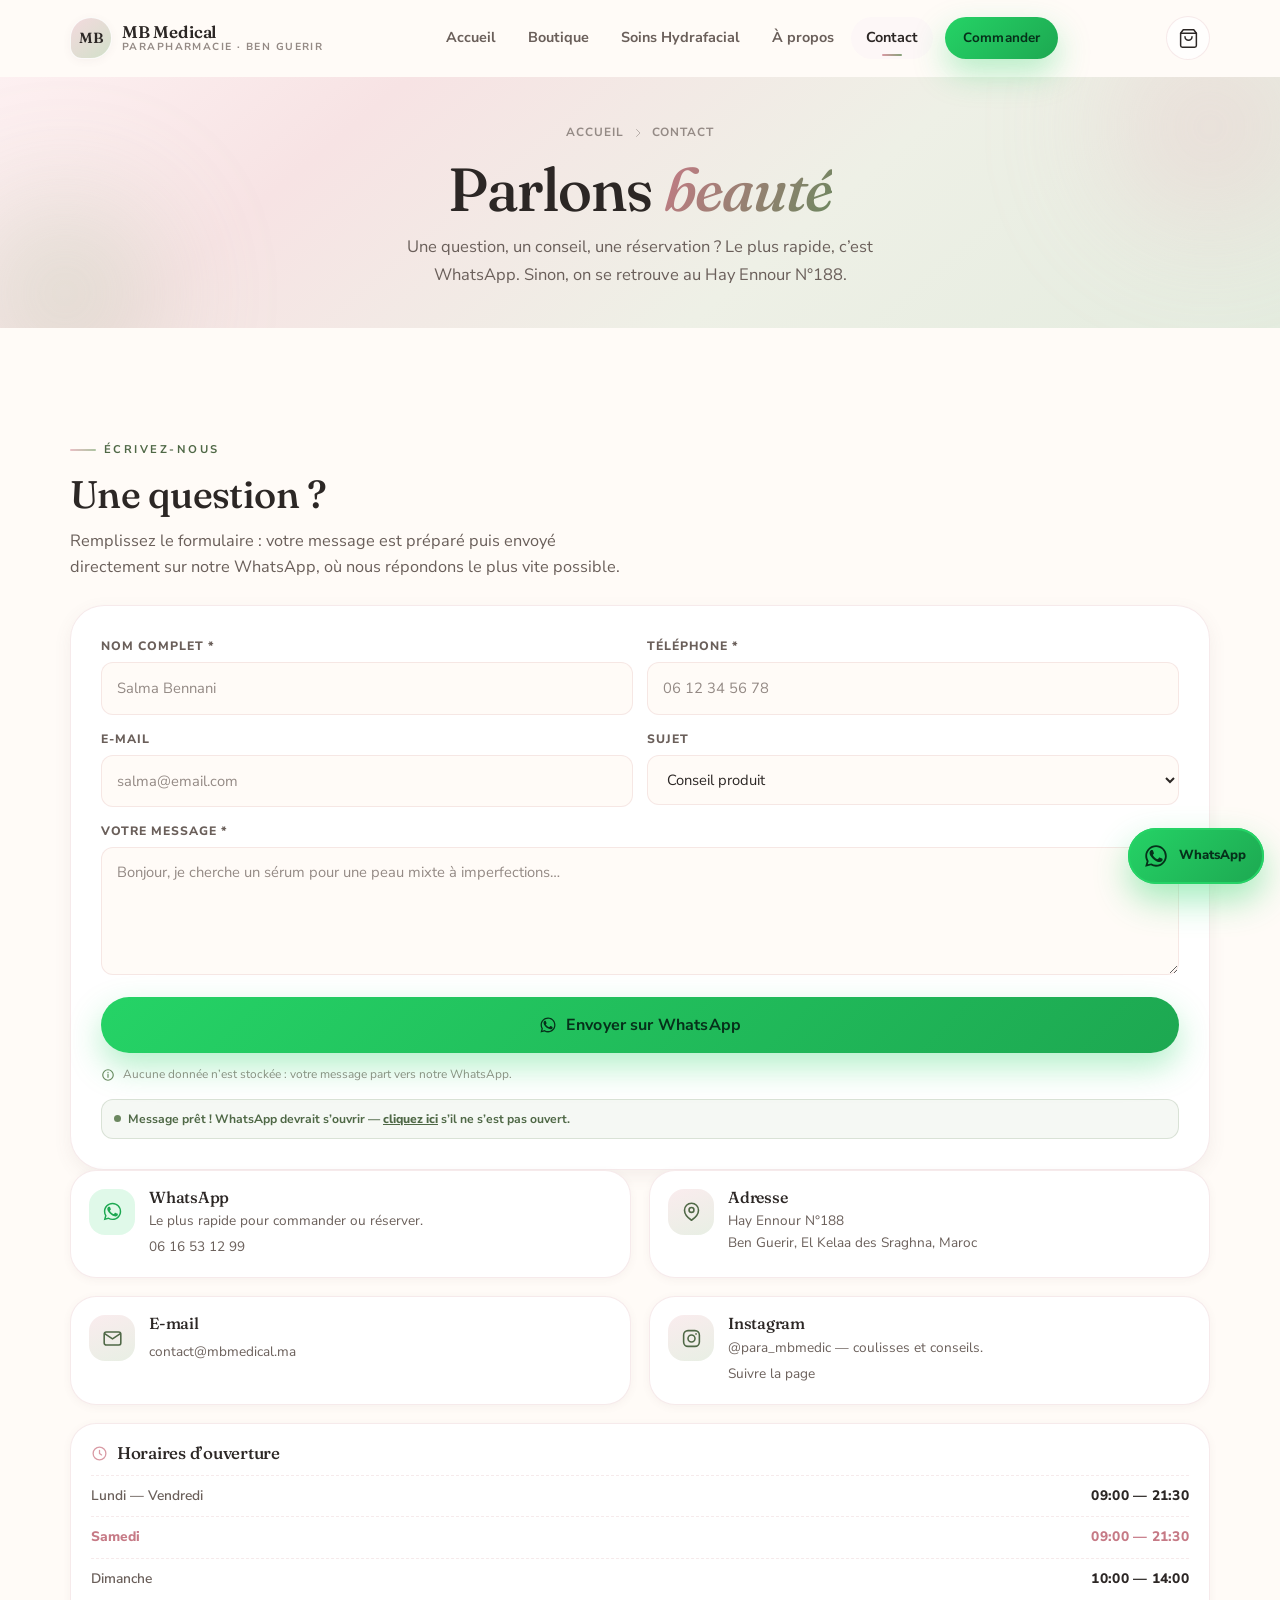
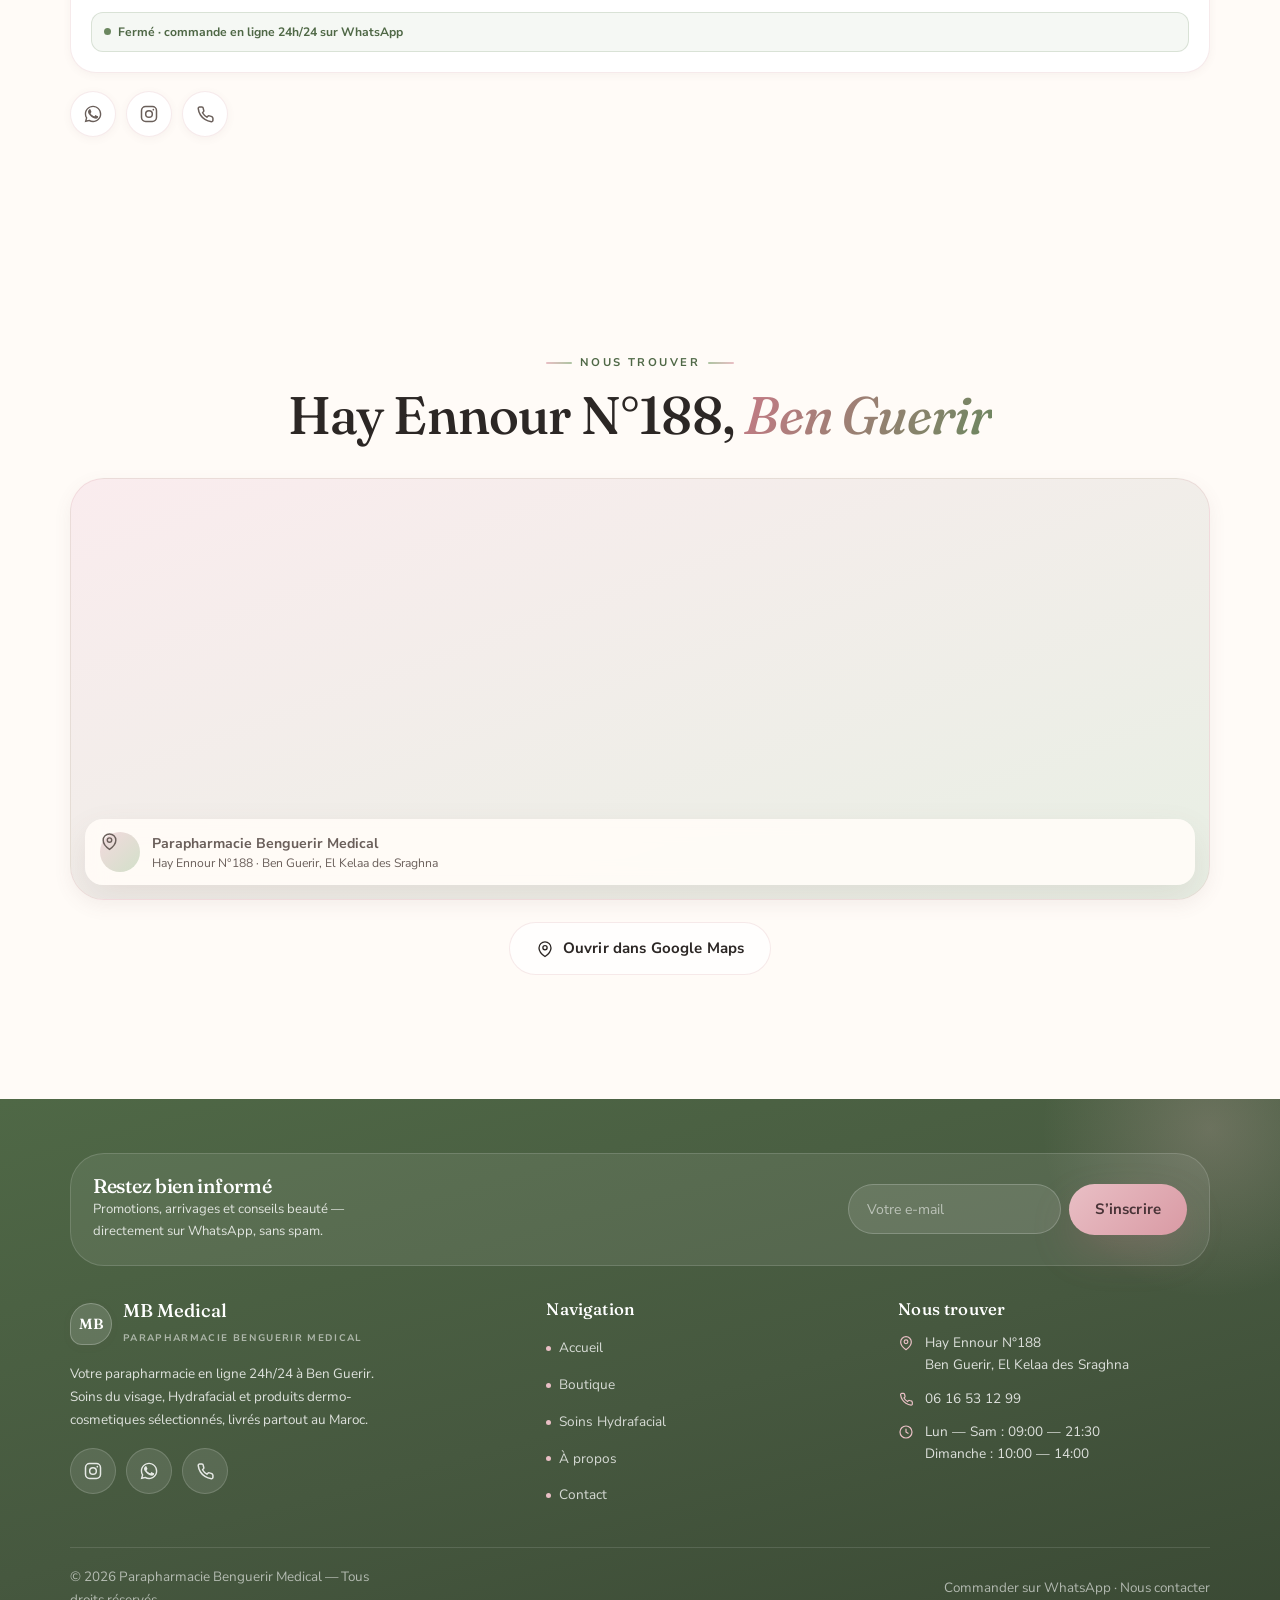
<file: contact.html>
<!DOCTYPE html>
<html lang="fr">
<head>
  <meta charset="UTF-8">
  <meta name="viewport" content="width=device-width, initial-scale=1, viewport-fit=cover">
  <title>Contact — MB Medical, Parapharmacie à Ben Guerir</title>
  <meta name="description" content="Contactez la Parapharmacie Benguerir Medical : Hay Ennour N°188, Ben Guerir. WhatsApp 06 16 53 12 99, Instagram @para_mbmedic. Ouvert jusqu'à 21h30.">
  <meta name="theme-color" content="#fdf0f1">
  <link rel="preconnect" href="https://fonts.googleapis.com">
  <link rel="preconnect" href="https://fonts.gstatic.com" crossorigin>
  <link href="https://fonts.googleapis.com/css2?family=Fraunces:ital,opsz,wght@0,9..144,300..700;1,9..144,300..700&family=Nunito+Sans:ital,opsz,wght@0,6..12,300..800;1,6..12,300..800&display=swap" rel="stylesheet">
  <link rel="stylesheet" href="style.css">
  <link rel="icon" href="data:image/svg+xml,<svg xmlns='http://www.w3.org/2000/svg' viewBox='0 0 100 100'><rect width='100' height='100' rx='24' fill='%23f3dade'/><text y='68' x='50' text-anchor='middle' font-size='46' font-family='Georgia' fill='%234f6846'>MB</text></svg>">
</head>

<body>
  <!-- NAVBAR -->
  <header class="nav">
    <div class="nav__inner container">
      <a class="brand" href="index.html" aria-label="MB Medical — accueil">
        <span class="brand__mark" aria-hidden="true">MB</span>
        <span class="brand__text">
          <strong>MB Medical</strong>
          <small>Parapharmacie · Ben Guerir</small>
        </span>
      </a>
      <nav class="nav__menu" id="navMenu" aria-label="Menu principal">
        <ul>
          <li><a href="index.html">Accueil</a></li>
          <li><a href="shop.html">Boutique</a></li>
          <li><a href="services.html">Soins Hydrafacial</a></li>
          <li><a href="about.html">À propos</a></li>
          <li><a href="contact.html">Contact</a></li>
        </ul>
        <a class="btn btn--wa nav__cta" data-wa-generic href="#" target="_blank" rel="noopener">Commander</a>
        <div class="nav__meta">
          <p><strong>Hay Ennour N°188</strong><br>Ben Guerir, El Kelaa des Sraghna</p>
          <p><a href="tel:+212616531299">06 16 53 12 99</a></p>
        </div>
      </nav>
      <div class="nav__actions">
        <button class="iconbtn" type="button" data-cart-open aria-label="Ouvrir le panier">
          <svg viewBox="0 0 24 24" fill="none" stroke="currentColor" stroke-width="1.7" stroke-linecap="round" stroke-linejoin="round"><path d="M6 2 3 6v14a2 2 0 0 0 2 2h14a2 2 0 0 0 2-2V6l-3-4z"/><path d="M3 6h18"/><path d="M16 10a4 4 0 0 1-8 0"/></svg>
          <span class="badge" data-cart-count>0</span>
        </button>
        <button class="burger" type="button" data-nav-toggle aria-label="Ouvrir le menu" aria-expanded="false" aria-controls="navMenu">
          <span></span><span></span><span></span>
        </button>
      </div>
    </div>
  </header>
  <div class="nav__backdrop" aria-hidden="true"></div>

  <main>
    <!-- PAGE HEADER -->
    <section class="page-head">
      <span class="blob blob--blush" style="width:280px;height:280px;top:-90px;right:-70px" aria-hidden="true"></span>
      <span class="blob blob--sage" style="width:250px;height:250px;bottom:-90px;left:-60px" aria-hidden="true"></span>
      <div class="page-head__inner container">
        <nav class="crumbs" aria-label="Fil d'Ariane">
          <a href="index.html">Accueil</a>
          <svg viewBox="0 0 24 24" fill="none" stroke="currentColor" stroke-width="2" stroke-linecap="round" stroke-linejoin="round"><path d="m9 5 7 7-7 7"/></svg>
          <span>Contact</span>
        </nav>
        <h1> Parlons <span class="title-accent">beauté</span></h1>
        <p>Une question, un conseil, une réservation ? Le plus rapide, c’est WhatsApp. Sinon, on se retrouve au Hay Ennour N°188.</p>
      </div>
    </section>

    <!-- CONTACT GRID: FORM + INFO -->
    <section class="section">
      <div class="container contact-grid">
        <!-- FORM -->
        <div data-reveal>
          <span class="eyebrow">Écrivez-nous</span>
          <h2 style="font-size:clamp(1.7rem,6vw,2.4rem)">Une question&nbsp;?</h2>
          <p class="lead" style="margin-top:12px;margin-bottom:24px">
            Remplissez le formulaire : votre message est préparé puis envoyé directement
            sur notre WhatsApp, où nous répondons le plus vite possible.
          </p>

          <form class="form-card" data-contact-form novalidate>
            <div class="field-row">
              <div class="field">
                <label for="f-name">Nom complet *</label>
                <input id="f-name" name="name" type="text" placeholder="Salma Bennani" autocomplete="name" required>
                <p class="field__err"></p>
              </div>
              <div class="field">
                <label for="f-phone">Téléphone *</label>
                <input id="f-phone" name="phone" type="tel" placeholder="06 12 34 56 78" autocomplete="tel" required>
                <p class="field__err"></p>
              </div>
            </div>

            <div class="field-row">
              <div class="field">
                <label for="f-email">E-mail</label>
                <input id="f-email" name="email" type="email" placeholder="salma@email.com" autocomplete="email" required>
                <p class="field__err"></p>
              </div>
              <div class="field">
                <label for="f-subject">Sujet</label>
                <select id="f-subject" name="subject">
                  <option>Conseil produit</option>
                  <option>Réserver un soin Hydrafacial</option>
                  <option>Suivi de commande</option>
                  <option>Livraison</option>
                  <option>Autre</option>
                </select>
              </div>
            </div>

            <div class="field">
              <label for="f-message">Votre message *</label>
              <textarea id="f-message" name="message" placeholder="Bonjour, je cherche un sérum pour une peau mixte à imperfections…" required></textarea>
              <p class="field__err"></p>
            </div>

            <button class="btn btn--wa btn--block btn--lg" type="submit">
              <svg viewBox="0 0 24 24" fill="currentColor"><path d="M17.47 14.38c-.3-.15-1.75-.86-2.02-.96-.27-.1-.47-.15-.67.15-.2.3-.77.96-.94 1.16-.17.2-.35.22-.64.08-.3-.15-1.25-.46-2.38-1.47-.88-.78-1.47-1.75-1.64-2.05-.17-.3-.02-.46.13-.6.13-.13.3-.35.45-.52.15-.17.2-.3.3-.5.1-.2.05-.37-.02-.52-.08-.15-.67-1.6-.92-2.2-.24-.58-.49-.5-.67-.51h-.57c-.2 0-.52.07-.79.37s-1.04 1.01-1.04 2.47 1.06 2.86 1.21 3.06c.15.2 2.1 3.2 5.08 4.49.71.3 1.26.49 1.7.63.71.22 1.36.19 1.87.12.57-.09 1.75-.72 2-1.41.25-.7.25-1.29.17-1.42-.07-.13-.27-.2-.57-.35z"/><path d="M12.04 2C6.58 2 2.13 6.45 2.13 11.91c0 1.75.46 3.45 1.32 4.95L2 22l5.25-1.38a9.87 9.87 0 0 0 4.79 1.22h.01c5.46 0 9.91-4.45 9.91-9.91C21.96 6.45 17.5 2 12.04 2zm0 18.15h-.01a8.2 8.2 0 0 1-4.19-1.15l-.3-.18-3.12.82.83-3.04-.2-.31a8.17 8.17 0 0 1-1.26-4.38c0-4.54 3.7-8.23 8.25-8.23 2.2 0 4.27.86 5.83 2.42a8.19 8.19 0 0 1 2.41 5.82c0 4.54-3.7 8.23-8.24 8.23z"/></svg>
              Envoyer sur WhatsApp
            </button>

            <p class="form-note">
              <svg viewBox="0 0 24 24" fill="none" stroke="currentColor" stroke-width="2" stroke-linecap="round" stroke-linejoin="round"><circle cx="12" cy="12" r="9"/><path d="M12 11v5M12 7.6v.6"/></svg>
              Aucune donnée n’est stockée : votre message part vers notre WhatsApp.
            </p>

            <!-- Shown after a successful submit -->
            <div class="hours__now" data-form-success hidden style="margin-top:14px;background:var(--sage-50)">
              <i></i>
              <span>Message prêt&nbsp;! WhatsApp devrait s’ouvrir —
                <a data-form-success-link href="#" target="_blank" rel="noopener" style="text-decoration:underline;font-weight:800">cliquez ici</a> s’il ne s’est pas ouvert.
              </span>
            </div>
          </form>
        </div>

        <!-- INFO -->
        <div>
          <div class="grid info-grid" data-stagger>
            <div class="info-card info-card--wa">
              <span class="info-card__ico"><svg viewBox="0 0 24 24" fill="currentColor"><path d="M17.47 14.38c-.3-.15-1.75-.86-2.02-.96-.27-.1-.47-.15-.67.15-.2.3-.77.96-.94 1.16-.17.2-.35.22-.64.08-.3-.15-1.25-.46-2.38-1.47-.88-.78-1.47-1.75-1.64-2.05-.17-.3-.02-.46.13-.6.13-.13.3-.35.45-.52.15-.17.2-.3.3-.5.1-.2.05-.37-.02-.52-.08-.15-.67-1.6-.92-2.2-.24-.58-.49-.5-.67-.51h-.57c-.2 0-.52.07-.79.37s-1.04 1.01-1.04 2.47 1.06 2.86 1.21 3.06c.15.2 2.1 3.2 5.08 4.49.71.3 1.26.49 1.7.63.71.22 1.36.19 1.87.12.57-.09 1.75-.72 2-1.41.25-.7.25-1.29.17-1.42-.07-.13-.27-.2-.57-.35z"/><path d="M12.04 2C6.58 2 2.13 6.45 2.13 11.91c0 1.75.46 3.45 1.32 4.95L2 22l5.25-1.38a9.87 9.87 0 0 0 4.79 1.22h.01c5.46 0 9.91-4.45 9.91-9.91C21.96 6.45 17.5 2 12.04 2zm0 18.15h-.01a8.2 8.2 0 0 1-4.19-1.15l-.3-.18-3.12.82.83-3.04-.2-.31a8.17 8.17 0 0 1-1.26-4.38c0-4.54 3.7-8.23 8.25-8.23 2.2 0 4.27.86 5.83 2.42a8.19 8.19 0 0 1 2.41 5.82c0 4.54-3.7 8.23-8.24 8.23z"/></svg></span>
              <div>
                <h3>WhatsApp</h3>
                <p>Le plus rapide pour commander ou réserver.</p>
                <a href="#" data-wa-generic target="_blank" rel="noopener">06 16 53 12 99</a>
              </div>
            </div>

            <div class="info-card">
              <span class="info-card__ico"><svg viewBox="0 0 24 24" fill="none" stroke="currentColor" stroke-width="1.8" stroke-linecap="round" stroke-linejoin="round"><path d="M20 10.5c0 6-8 11.5-8 11.5s-8-5.5-8-11.5a8 8 0 0 1 16 0z"/><circle cx="12" cy="10.2" r="2.8"/></svg></span>
              <div>
                <h3>Adresse</h3>
                <p>Hay Ennour N°188<br>Ben Guerir, El Kelaa des Sraghna, Maroc</p>
              </div>
            </div>

            <div class="info-card">
              <span class="info-card__ico"><svg viewBox="0 0 24 24" fill="none" stroke="currentColor" stroke-width="1.8" stroke-linecap="round" stroke-linejoin="round"><rect x="2.5" y="4.5" width="19" height="15" rx="2.5"/><path d="m3 6.5 9 6 9-6"/></svg></span>
              <div>
                <h3>E-mail</h3>
                <a href="mailto:contact@mbmedical.ma">contact@mbmedical.ma</a>
              </div>
            </div>

            <div class="info-card">
              <span class="info-card__ico"><svg viewBox="0 0 24 24" fill="none" stroke="currentColor" stroke-width="1.8" stroke-linecap="round" stroke-linejoin="round"><rect x="3" y="3" width="18" height="18" rx="5"/><circle cx="12" cy="12" r="4"/><circle cx="17.2" cy="6.8" r="1" fill="currentColor" stroke="none"/></svg></span>
              <div>
                <h3>Instagram</h3>
                <p>@para_mbmedic — coulisses et conseils.</p>
                <a href="https://instagram.com/para_mbmedic" target="_blank" rel="noopener">Suivre la page</a>
              </div>
            </div>
          </div>

          <div class="hours" style="margin-top:18px" data-reveal>
            <h3>
              <svg viewBox="0 0 24 24" fill="none" stroke="currentColor" stroke-width="1.8" stroke-linecap="round" stroke-linejoin="round"><circle cx="12" cy="12" r="9"/><path d="M12 7.5V12l3 2"/></svg>
              Horaires d’ouverture
            </h3>
            <div data-hours></div>
            <p class="hours__now" data-hours-now><i></i><span>Chargement…</span></p>
          </div>

          <div class="socials" style="margin-top:18px" data-reveal>
            <a class="social social--wa" href="#" data-wa-generic target="_blank" rel="noopener" aria-label="WhatsApp">
              <svg viewBox="0 0 24 24" fill="currentColor"><path d="M17.47 14.38c-.3-.15-1.75-.86-2.02-.96-.27-.1-.47-.15-.67.15-.2.3-.77.96-.94 1.16-.17.2-.35.22-.64.08-.3-.15-1.25-.46-2.38-1.47-.88-.78-1.47-1.75-1.64-2.05-.17-.3-.02-.46.13-.6.13-.13.3-.35.45-.52.15-.17.2-.3.3-.5.1-.2.05-.37-.02-.52-.08-.15-.67-1.6-.92-2.2-.24-.58-.49-.5-.67-.51h-.57c-.2 0-.52.07-.79.37s-1.04 1.01-1.04 2.47 1.06 2.86 1.21 3.06c.15.2 2.1 3.2 5.08 4.49.71.3 1.26.49 1.7.63.71.22 1.36.19 1.87.12.57-.09 1.75-.72 2-1.41.25-.7.25-1.29.17-1.42-.07-.13-.27-.2-.57-.35z"/><path d="M12.04 2C6.58 2 2.13 6.45 2.13 11.91c0 1.75.46 3.45 1.32 4.95L2 22l5.25-1.38a9.87 9.87 0 0 0 4.79 1.22h.01c5.46 0 9.91-4.45 9.91-9.91C21.96 6.45 17.5 2 12.04 2zm0 18.15h-.01a8.2 8.2 0 0 1-4.19-1.15l-.3-.18-3.12.82.83-3.04-.2-.31a8.17 8.17 0 0 1-1.26-4.38c0-4.54 3.7-8.23 8.25-8.23 2.2 0 4.27.86 5.83 2.42a8.19 8.19 0 0 1 2.41 5.82c0 4.54-3.7 8.23-8.24 8.23z"/></svg>
            </a>
            <a class="social social--ig" href="https://instagram.com/para_mbmedic" target="_blank" rel="noopener" aria-label="Instagram">
              <svg viewBox="0 0 24 24" fill="none" stroke="currentColor" stroke-width="1.8" stroke-linecap="round" stroke-linejoin="round"><rect x="3" y="3" width="18" height="18" rx="5"/><circle cx="12" cy="12" r="4"/><circle cx="17.2" cy="6.8" r="1" fill="currentColor" stroke="none"/></svg>
            </a>
            <a class="social" href="tel:+212616531299" aria-label="Appeler">
              <svg viewBox="0 0 24 24" fill="none" stroke="currentColor" stroke-width="1.8" stroke-linecap="round" stroke-linejoin="round"><path d="M21.5 16.9v2.6a1.7 1.7 0 0 1-1.9 1.7 17.6 17.6 0 0 1-7.7-2.7 17.3 17.3 0 0 1-5.3-5.3A17.6 17.6 0 0 1 3.9 5.5 1.7 1.7 0 0 1 5.6 3.6h2.6a1.7 1.7 0 0 1 1.7 1.5c.1.9.3 1.7.6 2.5a1.7 1.7 0 0 1-.4 1.8l-1.1 1.1a14 14 0 0 0 5.3 5.3l1.1-1.1a1.7 1.7 0 0 1 1.8-.4c.8.3 1.6.5 2.5.6a1.7 1.7 0 0 1 1.5 1.7z"/></svg>
            </a>
          </div>
        </div>
      </div>
    </section>

    <!-- MAP -->
    <section class="section section--tight">
      <div class="container">
        <header class="section__head section__head--center" data-reveal>
          <span class="eyebrow eyebrow--center">Nous trouver</span>
          <h2>Hay Ennour N°188, <span class="title-accent">Ben Guerir</span></h2>
        </header>

        <div class="map-wrap" data-reveal="zoom">
          <iframe
            title="Carte — Parapharmacie MB Medical, Hay Ennour N°188, Ben Guerir"
            src="https://www.google.com/maps?q=Hay%20Ennour%20188%2C%20Ben%20Guerir%2C%20Morocco&z=15&output=embed"
            loading="lazy"
            referrerpolicy="no-referrer-when-downgrade"
            allowfullscreen></iframe>
          <div class="map-card">
            <span class="map-card__ico"><svg viewBox="0 0 24 24" fill="none" stroke="currentColor" stroke-width="1.8" stroke-linecap="round" stroke-linejoin="round"><path d="M20 10.5c0 6-8 11.5-8 11.5s-8-5.5-8-11.5a8 8 0 0 1 16 0z"/><circle cx="12" cy="10.2" r="2.8"/></svg></span>
            <span>
              <strong>Parapharmacie Benguerir Medical</strong>
              <span>Hay Ennour N°188 · Ben Guerir, El Kelaa des Sraghna</span>
            </span>
          </div>
        </div>

        <div class="grid" style="justify-items:center;margin-top:22px" data-reveal>
          <a class="btn btn--ghost" href="https://www.google.com/maps/search/?api=1&amp;query=Hay%20Ennour%20N%C2%B0188%2C%20Ben%20Guerir%2C%20Morocco" target="_blank" rel="noopener">
            <svg viewBox="0 0 24 24" fill="none" stroke="currentColor" stroke-width="1.8" stroke-linecap="round" stroke-linejoin="round"><path d="M20 10.5c0 6-8 11.5-8 11.5s-8-5.5-8-11.5a8 8 0 0 1 16 0z"/><circle cx="12" cy="10.2" r="2.8"/></svg>
            Ouvrir dans Google Maps
          </a>
        </div>
      </div>
    </section>
  </main>

  <!-- FOOTER -->
  <footer class="footer">
    <div class="container">
      <div class="footer__news">
        <div>
          <h3>Restez bien informé</h3>
          <p>Promotions, arrivages et conseils beauté — directement sur WhatsApp, sans spam.</p>
        </div>
        <form class="news-form" data-news-form>
          <input type="email" placeholder="Votre e-mail" aria-label="Votre e-mail" required>
          <button class="btn btn--blush" type="submit">S’inscrire</button>
        </form>
      </div>

      <div class="footer__grid">
        <div>
          <div class="footer__brand">
            <span class="brand__mark" aria-hidden="true">MB</span>
            <span>
              <strong>MB Medical</strong>
              <small>Parapharmacie Benguerir Medical</small>
            </span>
          </div>
          <p>Votre parapharmacie en ligne 24h/24 à Ben Guerir. Soins du visage, Hydrafacial et produits dermo-cosmetiques sélectionnés, livrés partout au Maroc.</p>
          <div class="socials" style="margin-top:16px">
            <a class="social social--ig" href="https://instagram.com/para_mbmedic" target="_blank" rel="noopener" aria-label="Instagram MB Medical">
              <svg viewBox="0 0 24 24" fill="none" stroke="currentColor" stroke-width="1.8" stroke-linecap="round" stroke-linejoin="round"><rect x="3" y="3" width="18" height="18" rx="5"/><circle cx="12" cy="12" r="4"/><circle cx="17.2" cy="6.8" r="1" fill="currentColor" stroke="none"/></svg>
            </a>
            <a class="social social--wa" href="#" data-wa-generic target="_blank" rel="noopener" aria-label="WhatsApp MB Medical">
              <svg viewBox="0 0 24 24" fill="currentColor"><path d="M17.47 14.38c-.3-.15-1.75-.86-2.02-.96-.27-.1-.47-.15-.67.15-.2.3-.77.96-.94 1.16-.17.2-.35.22-.64.08-.3-.15-1.25-.46-2.38-1.47-.88-.78-1.47-1.75-1.64-2.05-.17-.3-.02-.46.13-.6.13-.13.3-.35.45-.52.15-.17.2-.3.3-.5.1-.2.05-.37-.02-.52-.08-.15-.67-1.6-.92-2.2-.24-.58-.49-.5-.67-.51h-.57c-.2 0-.52.07-.79.37s-1.04 1.01-1.04 2.47 1.06 2.86 1.21 3.06c.15.2 2.1 3.2 5.08 4.49.71.3 1.26.49 1.7.63.71.22 1.36.19 1.87.12.57-.09 1.75-.72 2-1.41.25-.7.25-1.29.17-1.42-.07-.13-.27-.2-.57-.35z"/><path d="M12.04 2C6.58 2 2.13 6.45 2.13 11.91c0 1.75.46 3.45 1.32 4.95L2 22l5.25-1.38a9.87 9.87 0 0 0 4.79 1.22h.01c5.46 0 9.91-4.45 9.91-9.91C21.96 6.45 17.5 2 12.04 2zm0 18.15h-.01a8.2 8.2 0 0 1-4.19-1.15l-.3-.18-3.12.82.83-3.04-.2-.31a8.17 8.17 0 0 1-1.26-4.38c0-4.54 3.7-8.23 8.25-8.23 2.2 0 4.27.86 5.83 2.42a8.19 8.19 0 0 1 2.41 5.82c0 4.54-3.7 8.23-8.24 8.23z"/></svg>
            </a>
            <a class="social" href="tel:+212616531299" aria-label="Appeler MB Medical">
              <svg viewBox="0 0 24 24" fill="none" stroke="currentColor" stroke-width="1.8" stroke-linecap="round" stroke-linejoin="round"><path d="M21.5 16.9v2.6a1.7 1.7 0 0 1-1.9 1.7 17.6 17.6 0 0 1-7.7-2.7 17.3 17.3 0 0 1-5.3-5.3A17.6 17.6 0 0 1 3.9 5.5 1.7 1.7 0 0 1 5.6 3.6h2.6a1.7 1.7 0 0 1 1.7 1.5c.1.9.3 1.7.6 2.5a1.7 1.7 0 0 1-.4 1.8l-1.1 1.1a14 14 0 0 0 5.3 5.3l1.1-1.1a1.7 1.7 0 0 1 1.8-.4c.8.3 1.6.5 2.5.6a1.7 1.7 0 0 1 1.5 1.7z"/></svg>
            </a>
          </div>
        </div>

        <nav aria-label="Liens de pied de page">
          <h4>Navigation</h4>
          <ul class="footer__links">
            <li><a href="index.html">Accueil</a></li>
            <li><a href="shop.html">Boutique</a></li>
            <li><a href="services.html">Soins Hydrafacial</a></li>
            <li><a href="about.html">À propos</a></li>
            <li><a href="contact.html">Contact</a></li>
          </ul>
        </nav>

        <div>
          <h4>Nous trouver</h4>
          <ul class="footer__contact">
            <li>
              <svg viewBox="0 0 24 24" fill="none" stroke="currentColor" stroke-width="1.8" stroke-linecap="round" stroke-linejoin="round"><path d="M20 10.5c0 6-8 11.5-8 11.5s-8-5.5-8-11.5a8 8 0 0 1 16 0z"/><circle cx="12" cy="10.2" r="2.8"/></svg>
              <span>Hay Ennour N°188<br>Ben Guerir, El Kelaa des Sraghna</span>
            </li>
            <li>
              <svg viewBox="0 0 24 24" fill="none" stroke="currentColor" stroke-width="1.8" stroke-linecap="round" stroke-linejoin="round"><path d="M21.5 16.9v2.6a1.7 1.7 0 0 1-1.9 1.7 17.6 17.6 0 0 1-7.7-2.7 17.3 17.3 0 0 1-5.3-5.3A17.6 17.6 0 0 1 3.9 5.5 1.7 1.7 0 0 1 5.6 3.6h2.6a1.7 1.7 0 0 1 1.7 1.5c.1.9.3 1.7.6 2.5a1.7 1.7 0 0 1-.4 1.8l-1.1 1.1a14 14 0 0 0 5.3 5.3l1.1-1.1a1.7 1.7 0 0 1 1.8-.4c.8.3 1.6.5 2.5.6a1.7 1.7 0 0 1 1.5 1.7z"/></svg>
              <a href="tel:+212616531299">06 16 53 12 99</a>
            </li>
            <li>
              <svg viewBox="0 0 24 24" fill="none" stroke="currentColor" stroke-width="1.8" stroke-linecap="round" stroke-linejoin="round"><circle cx="12" cy="12" r="9"/><path d="M12 7.5V12l3 2"/></svg>
              <span>Lun — Sam : 09:00 — 21:30<br>Dimanche : 10:00 — 14:00</span>
            </li>
          </ul>
        </div>
      </div>

      <div class="footer__bottom">
        <p>© <span data-year>2026</span> Parapharmacie Benguerir Medical — Tous droits réservés.</p>
        <p><a href="#" data-wa-generic>Commander sur WhatsApp</a> · <a href="contact.html">Nous contacter</a></p>
      </div>
    </div>
  </footer>

  <a class="fab-wa" href="#" data-wa-generic target="_blank" rel="noopener" aria-label="Écrire sur WhatsApp">
    <svg viewBox="0 0 24 24" fill="currentColor"><path d="M17.47 14.38c-.3-.15-1.75-.86-2.02-.96-.27-.1-.47-.15-.67.15-.2.3-.77.96-.94 1.16-.17.2-.35.22-.64.08-.3-.15-1.25-.46-2.38-1.47-.88-.78-1.47-1.75-1.64-2.05-.17-.3-.02-.46.13-.6.13-.13.3-.35.45-.52.15-.17.2-.3.3-.5.1-.2.05-.37-.02-.52-.08-.15-.67-1.6-.92-2.2-.24-.58-.49-.5-.67-.51h-.57c-.2 0-.52.07-.79.37s-1.04 1.01-1.04 2.47 1.06 2.86 1.21 3.06c.15.2 2.1 3.2 5.08 4.49.71.3 1.26.49 1.7.63.71.22 1.36.19 1.87.12.57-.09 1.75-.72 2-1.41.25-.7.25-1.29.17-1.42-.07-.13-.27-.2-.57-.35z"/><path d="M12.04 2C6.58 2 2.13 6.45 2.13 11.91c0 1.75.46 3.45 1.32 4.95L2 22l5.25-1.38a9.87 9.87 0 0 0 4.79 1.22h.01c5.46 0 9.91-4.45 9.91-9.91C21.96 6.45 17.5 2 12.04 2zm0 18.15h-.01a8.2 8.2 0 0 1-4.19-1.15l-.3-.18-3.12.82.83-3.04-.2-.31a8.17 8.17 0 0 1-1.26-4.38c0-4.54 3.7-8.23 8.25-8.23 2.2 0 4.27.86 5.83 2.42a8.19 8.19 0 0 1 2.41 5.82c0 4.54-3.7 8.23-8.24 8.23z"/></svg>
    <span>WhatsApp</span>
  </a>
  <button class="to-top" type="button" data-to-top aria-label="Remonter en haut">
    <svg viewBox="0 0 24 24" fill="none" stroke="currentColor" stroke-width="2" stroke-linecap="round" stroke-linejoin="round"><path d="M12 19V5M5 12l7-7 7 7"/></svg>
  </button>

  <script src="data.js"></script>
  <script src="cart.js"></script>
  <script src="script.js"></script>
</body>
</html>
</file>
<file: style.css>
/* ==========================================================================
   MB MEDICAL — Parapharmacie Benguerir Medical
   "Beauty & wellness parapharmacy with real skincare services"
   --------------------------------------------------------------------------
   DESIGN NOTES (mobile-first, ~375px is the design target)

   PALETTE   Soft blush pink (skin / femininity) + sage green (pharmacy calm /
             botanical) + warm cream (spa-like). Deep espresso ink for text so it
             stays readable on pastel, gold reserved for prices only, WhatsApp
             green reserved for the single conversion action.
   TYPE      Fraunces (optical-size serif) for display/headings — elegant, spa
             editorial. Nunito Sans for UI/body — round, calm, very legible small.
   HERO      Full-bleed blush→sage mesh gradient, floating blurred blobs, drifting
             floral petals echoing the real MB logo, huge Fraunces wordmark that
             fades up letter by letter. Two CTAs (shop + WhatsApp booking).
   CARDS     White on cream, 26px radius, hairline blush border. Hover = 4px lift
             + soft tinted shadow + 1.04 zoom on the image. Tap = 0.97 scale.
             Price lives in a gold-tinted pill so it never fights the CTA.
   SERVICES  Editorial "treatment menu" rows: index number, duration chip, price
             as a large gold serif numeral, feature ticks, WhatsApp CTA. Alternating
             cream/blush-tinted panels so the list scans like a salon menu.
   CART      Desktop: right-hand sidebar sliding in. Mobile: bottom sheet that
             springs up from the bottom edge with a drag handle. Same markup.
   MOTION    Everything eases out slowly (600ms cubic-bezier(.2,.7,.2,1)).
             Scroll reveals, staggered children, floating blobs, marquee ticker,
             badge pulse, icon bounce on add-to-cart, shimmer sweep on primary
             buttons. All motion is disabled under prefers-reduced-motion.
   ========================================================================== */

/* ============================ 1. TOKENS ============================ */
:root {
  /* Blush pinks */
  --blush-50: #fdf7f7;
  --blush-100: #faecee;
  --blush-200: #f3dade;
  --blush-300: #e9bfc5;
  --blush-400: #d99aa4;
  --blush-500: #c67a86;

  /* Sage greens */
  --sage-50: #f5f8f4;
  --sage-100: #e8efe4;
  --sage-200: #d2e0c9;
  --sage-300: #adc4a2;
  --sage-400: #86a279;
  --sage-500: #6b875f;
  --sage-600: #4f6846;

  /* Cream / neutrals */
  --cream: #fffbf7;
  --cream-2: #fdf6ef;
  --white: #ffffff;
  --ink: #2c2725;
  --ink-70: #6a5f5a;
  --ink-45: #948a85;
  --line: rgba(201, 122, 134, 0.16);
  --line-sage: rgba(107, 135, 95, 0.2);

  /* Accents */
  --gold: #b8925a;
  --gold-soft: #f6ecdb;
  --wa: #25d366;
  --wa-dark: #1da851;

  /* Gradients */
  --grad-hero: linear-gradient(140deg, #fdf0f1 0%, #f7e3e4 26%, #eef0e6 62%, #e4ecdf 100%);
  --grad-soft: linear-gradient(160deg, var(--blush-100), var(--sage-100));
  --grad-sage: linear-gradient(150deg, var(--sage-100), var(--cream));
  --grad-gold: linear-gradient(135deg, #e6cfa6, #c9a56a);

  /* Typography */
  --font-display: 'Fraunces', 'Playfair Display', Georgia, serif;
  --font-body: 'Nunito Sans', 'Segoe UI', system-ui, -apple-system, sans-serif;

  /* Radii */
  --r-xs: 8px;
  --r-sm: 12px;
  --r-md: 18px;
  --r-lg: 26px;
  --r-xl: 34px;
  --r-pill: 999px;

  /* Shadows (tinted, never grey) */
  --sh-xs: 0 2px 8px rgba(120, 85, 85, 0.06);
  --sh-sm: 0 6px 18px rgba(120, 85, 85, 0.08);
  --sh-md: 0 14px 34px rgba(120, 85, 85, 0.11);
  --sh-lg: 0 26px 60px rgba(110, 80, 80, 0.16);
  --sh-sage: 0 18px 40px rgba(79, 104, 70, 0.16);
  --sh-blush: 0 18px 40px rgba(198, 122, 134, 0.2);

  /* Motion */
  --ease: cubic-bezier(0.2, 0.7, 0.2, 1);
  --ease-out: cubic-bezier(0.16, 1, 0.3, 1);
  --t-fast: 0.22s;
  --t: 0.45s;
  --t-slow: 0.75s;

  /* Layout */
  --container: 1220px;
  --gutter: 20px;
  --nav-h: 66px;
}

/* ============================ 2. RESET / BASE ============================ */
*,
*::before,
*::after {
  box-sizing: border-box;
}

* {
  margin: 0;
  padding: 0;
}

html {
  -webkit-text-size-adjust: 100%;
  scroll-behavior: smooth;
  scroll-padding-top: calc(var(--nav-h) + 16px);
}

body {
  font-family: var(--font-body);
  font-size: 16px;
  line-height: 1.65;
  color: var(--ink);
  background: var(--cream);
  overflow-x: hidden;
  -webkit-font-smoothing: antialiased;
  text-rendering: optimizeLegibility;
  min-height: 100vh;
}

/* Locks background scroll while the cart / menu is open */
body.is-locked {
  overflow: hidden;
}

img,
svg,
video {
  display: block;
  max-width: 100%;
}

img {
  height: auto;
}

/* Placeholder images: if a photo 404s, hide it so the soft gradient
   underneath shows through instead of a broken-image icon. */
img.is-broken {
  opacity: 0;
}

button,
input,
select,
textarea {
  font: inherit;
  color: inherit;
}

button {
  background: none;
  border: 0;
  cursor: pointer;
  -webkit-tap-highlight-color: transparent;
}

a {
  color: inherit;
  text-decoration: none;
  -webkit-tap-highlight-color: transparent;
}

ul,
ol {
  list-style: none;
}

:focus-visible {
  outline: 2.5px solid var(--sage-500);
  outline-offset: 3px;
  border-radius: 6px;
}

::selection {
  background: var(--blush-200);
  color: var(--ink);
}

/* ============================ 3. TYPOGRAPHY ============================ */
h1,
h2,
h3,
h4 {
  font-family: var(--font-display);
  font-weight: 500;
  line-height: 1.1;
  letter-spacing: -0.015em;
  font-variation-settings: 'SOFT' 20, 'WONK' 1;
}

h1 {
  font-size: clamp(2.4rem, 11vw, 5.2rem);
}
h2 {
  font-size: clamp(1.85rem, 6.6vw, 3.3rem);
}
h3 {
  font-size: clamp(1.15rem, 4.4vw, 1.6rem);
}

p {
  text-wrap: pretty;
}

.eyebrow {
  display: inline-flex;
  align-items: center;
  gap: 8px;
  font-size: 0.7rem;
  font-weight: 700;
  letter-spacing: 0.22em;
  text-transform: uppercase;
  color: var(--sage-600);
  margin-bottom: 14px;
}

.eyebrow::before {
  content: '';
  width: 26px;
  height: 1.5px;
  background: linear-gradient(90deg, var(--blush-300), var(--sage-300));
  border-radius: 2px;
}

.eyebrow--center::after {
  content: '';
  width: 26px;
  height: 1.5px;
  background: linear-gradient(90deg, var(--sage-300), var(--blush-300));
  border-radius: 2px;
}

.lead {
  font-size: 1.02rem;
  color: var(--ink-70);
  max-width: 56ch;
}

.section__head {
  margin-bottom: 34px;
}

.section__head--center {
  text-align: center;
}

.section__head--center .lead {
  margin-inline: auto;
}

.title-accent {
  font-style: italic;
  background: linear-gradient(120deg, var(--blush-500), var(--sage-500));
  -webkit-background-clip: text;
  background-clip: text;
  color: transparent;
}

.text-blush {
  color: var(--blush-500);
}
.text-sage {
  color: var(--sage-600);
}
.text-gold {
  color: var(--gold);
}

/* ============================ 4. LAYOUT ============================ */
.container {
  width: 100%;
  max-width: var(--container);
  margin-inline: auto;
  padding-inline: var(--gutter);
}

.section {
  position: relative;
  padding-block: 68px;
}

.section--tint {
  background: linear-gradient(180deg, var(--cream) 0%, var(--cream-2) 40%, var(--cream) 100%);
}

.section--sage {
  background: var(--grad-sage);
}

.section--blush {
  background: var(--grad-soft);
}

.section--tight {
  padding-block: 48px;
}

.grid {
  display: grid;
  gap: 18px;
}

/* Section divider — thin gradient rule */
.divider {
  height: 1px;
  border: 0;
  background: linear-gradient(90deg, transparent, var(--blush-200), var(--sage-200), transparent);
}

/* ============================ 5. BUTTONS ============================ */
.btn {
  position: relative;
  display: inline-flex;
  align-items: center;
  justify-content: center;
  gap: 9px;
  min-height: 50px; /* comfortable tap target on phones */
  padding: 13px 26px;
  border-radius: var(--r-pill);
  font-family: var(--font-body);
  font-size: 0.94rem;
  font-weight: 700;
  letter-spacing: 0.01em;
  text-align: center;
  cursor: pointer;
  overflow: hidden;
  isolation: isolate;
  transition: transform var(--t-fast) var(--ease), box-shadow var(--t) var(--ease),
    background-color var(--t) var(--ease), color var(--t) var(--ease),
    border-color var(--t) var(--ease);
}

.btn:active {
  transform: scale(0.96);
}

.btn svg {
  flex: none;
  width: 18px;
  height: 18px;
}

/* Primary — deep sage, the "pharmacy" anchor colour */
.btn--primary {
  background: linear-gradient(135deg, var(--sage-500), var(--sage-600));
  color: var(--white);
  box-shadow: var(--sh-sage);
}

.btn--primary:hover {
  box-shadow: 0 22px 46px rgba(79, 104, 70, 0.28);
  transform: translateY(-2px);
}

/* Blush — softer, feminine secondary */
.btn--blush {
  background: linear-gradient(135deg, var(--blush-300), var(--blush-400));
  color: #4a3438;
  box-shadow: var(--sh-blush);
}

.btn--blush:hover {
  transform: translateY(-2px);
  box-shadow: 0 22px 46px rgba(198, 122, 134, 0.32);
}

/* WhatsApp — the one loud green on the site */
.btn--wa {
  background: linear-gradient(135deg, var(--wa), var(--wa-dark));
  color: #06301a;
  box-shadow: 0 14px 32px rgba(37, 211, 102, 0.34);
}

.btn--wa:hover {
  transform: translateY(-2px);
  box-shadow: 0 22px 46px rgba(37, 211, 102, 0.45);
}

/* Ghost / outline */
.btn--ghost {
  background: rgba(255, 255, 255, 0.72);
  color: var(--ink);
  border: 1.5px solid var(--line);
  backdrop-filter: blur(6px);
}

.btn--ghost:hover {
  background: var(--white);
  border-color: var(--blush-300);
  box-shadow: var(--sh-sm);
  transform: translateY(-2px);
}

.btn--block {
  width: 100%;
}

.btn--lg {
  min-height: 56px;
  padding-inline: 34px;
  font-size: 1rem;
}

.btn--sm {
  min-height: 42px;
  padding: 9px 18px;
  font-size: 0.84rem;
}

/* Shimmer sweep across primary buttons */
.btn--primary::after,
.btn--blush::after,
.btn--wa::after {
  content: '';
  position: absolute;
  inset: 0;
  z-index: -1;
  background: linear-gradient(110deg, transparent 20%, rgba(255, 255, 255, 0.42) 50%, transparent 80%);
  transform: translateX(-120%);
}

.btn--primary:hover::after,
.btn--blush:hover::after,
.btn--wa:hover::after {
  animation: sweep 0.9s var(--ease) forwards;
}

@keyframes sweep {
  to {
    transform: translateX(120%);
  }
}

/* Text link with animated underline */
.link-u {
  position: relative;
  font-weight: 700;
  font-size: 0.9rem;
  color: var(--sage-600);
  display: inline-flex;
  align-items: center;
  gap: 6px;
}

.link-u::after {
  content: '';
  position: absolute;
  left: 0;
  bottom: -3px;
  width: 100%;
  height: 1.5px;
  background: currentColor;
  transform-origin: right;
  transform: scaleX(0);
  transition: transform var(--t) var(--ease);
}

.link-u:hover::after {
  transform-origin: left;
  transform: scaleX(1);
}

/* ============================ 6. DECORATION ============================ */
/* Soft blurred colour blobs used behind hero + section corners */
.blob {
  position: absolute;
  border-radius: 50%;
  filter: blur(60px);
  opacity: 0.55;
  pointer-events: none;
  z-index: 0;
}

.blob--blush {
  background: radial-gradient(circle, var(--blush-300), transparent 70%);
}
.blob--sage {
  background: radial-gradient(circle, var(--sage-300), transparent 70%);
}
.blob--gold {
  background: radial-gradient(circle, #e8d3ab, transparent 70%);
}

/* Drifting petals — echo of the floral MB logo */
.petal {
  position: absolute;
  width: 16px;
  height: 16px;
  border-radius: 50% 50% 50% 0;
  background: linear-gradient(135deg, var(--blush-300), var(--blush-400));
  opacity: 0.5;
  pointer-events: none;
  z-index: 1;
  animation: petalDrift linear infinite;
}

@keyframes petalDrift {
  0% {
    transform: translate3d(0, -12vh, 0) rotate(0deg) scale(0.7);
    opacity: 0;
  }
  12% {
    opacity: 0.6;
  }
  85% {
    opacity: 0.35;
  }
  100% {
    transform: translate3d(var(--dx, 30px), 108vh, 0) rotate(420deg) scale(1);
    opacity: 0;
  }
}

/* ============================ 7. NAVBAR ============================ */
.nav {
  position: sticky;
  top: 0;
  z-index: 900;
  background: rgba(255, 251, 247, 0.82);
  backdrop-filter: blur(14px) saturate(150%);
  -webkit-backdrop-filter: blur(14px) saturate(150%);
  border-bottom: 1px solid transparent;
  transition: box-shadow var(--t) var(--ease), background var(--t) var(--ease),
    border-color var(--t) var(--ease);
}

.nav.is-stuck {
  box-shadow: 0 6px 24px rgba(120, 85, 85, 0.09);
  border-bottom-color: var(--line);
  background: rgba(255, 251, 247, 0.94);
}

.nav__inner {
  display: flex;
  align-items: center;
  justify-content: space-between;
  gap: 12px;
  min-height: var(--nav-h);
}

/* --- Logo --- */
.brand {
  display: flex;
  align-items: center;
  gap: 10px;
  flex: none;
}

.brand__mark {
  display: grid;
  place-items: center;
  width: 42px;
  height: 42px;
  border-radius: 50% 50% 50% 12px; /* leaf-ish, matches floral mark */
  background: linear-gradient(140deg, var(--blush-200), var(--sage-200));
  border: 1.5px solid rgba(255, 255, 255, 0.85);
  box-shadow: var(--sh-xs);
  font-family: var(--font-display);
  font-size: 0.92rem;
  font-weight: 600;
  letter-spacing: 0.02em;
  color: var(--ink);
  transition: transform var(--t) var(--ease);
}

.brand:hover .brand__mark {
  transform: rotate(-8deg) scale(1.06);
}

.brand__text {
  display: flex;
  flex-direction: column;
  line-height: 1.15;
}

.brand__text strong {
  font-family: var(--font-display);
  font-size: 1.06rem;
  font-weight: 600;
  letter-spacing: -0.01em;
}

.brand__text small {
  font-size: 0.6rem;
  font-weight: 700;
  letter-spacing: 0.14em;
  text-transform: uppercase;
  color: var(--ink-45);
}

/* --- Actions (cart + burger) --- */
.nav__actions {
  display: flex;
  align-items: center;
  gap: 8px;
  flex: none;
}

.iconbtn {
  position: relative;
  display: grid;
  place-items: center;
  width: 44px;
  height: 44px;
  border-radius: 50%;
  color: var(--ink);
  background: rgba(255, 255, 255, 0.7);
  border: 1px solid var(--line);
  transition: background var(--t-fast) var(--ease), transform var(--t-fast) var(--ease),
    box-shadow var(--t) var(--ease);
}

.iconbtn:hover {
  background: var(--white);
  box-shadow: var(--sh-sm);
  transform: translateY(-2px);
}

.iconbtn:active {
  transform: scale(0.9);
}

.iconbtn svg {
  width: 21px;
  height: 21px;
}

.iconbtn.is-bouncing svg {
  animation: bounce 0.6s var(--ease);
}

@keyframes bounce {
  0%,
  100% {
    transform: translateY(0) scale(1);
  }
  30% {
    transform: translateY(-7px) scale(1.14);
  }
  55% {
    transform: translateY(2px) scale(0.94);
  }
  75% {
    transform: translateY(-3px) scale(1.04);
  }
}

/* Cart count badge */
.badge {
  position: absolute;
  top: -3px;
  right: -3px;
  min-width: 20px;
  height: 20px;
  padding-inline: 5px;
  display: grid;
  place-items: center;
  border-radius: var(--r-pill);
  background: linear-gradient(135deg, var(--blush-400), var(--blush-500));
  color: var(--white);
  font-size: 0.66rem;
  font-weight: 800;
  line-height: 1;
  border: 2px solid var(--cream);
  transform: scale(0);
  transition: transform 0.4s var(--ease-out);
}

.badge.is-on {
  transform: scale(1);
}

.badge.is-pulse {
  animation: badgePulse 0.55s var(--ease);
}

@keyframes badgePulse {
  0% {
    transform: scale(1);
  }
  40% {
    transform: scale(1.45);
  }
  70% {
    transform: scale(0.9);
  }
  100% {
    transform: scale(1);
  }
}

/* --- Burger --- */
.burger {
  display: grid;
  place-content: center;
  gap: 5px;
  width: 44px;
  height: 44px;
  border-radius: 50%;
  background: rgba(255, 255, 255, 0.7);
  border: 1px solid var(--line);
}

.burger span {
  display: block;
  width: 19px;
  height: 1.8px;
  border-radius: 2px;
  background: var(--ink);
  transition: transform var(--t) var(--ease), opacity var(--t-fast) var(--ease);
}

.burger[aria-expanded='true'] span:nth-child(1) {
  transform: translateY(6.8px) rotate(45deg);
}
.burger[aria-expanded='true'] span:nth-child(2) {
  opacity: 0;
}
.burger[aria-expanded='true'] span:nth-child(3) {
  transform: translateY(-6.8px) rotate(-45deg);
}

/* --- Mobile slide-in menu --- */
.nav__menu {
  position: fixed;
  inset: 0 0 0 auto;
  width: min(84vw, 340px);
  padding: calc(var(--nav-h) + 26px) 26px 34px;
  display: flex;
  flex-direction: column;
  gap: 6px;
  background: linear-gradient(165deg, var(--blush-50), var(--sage-50));
  box-shadow: var(--sh-lg);
  transform: translateX(100%);
  visibility: hidden;
  transition: transform 0.55s var(--ease-out), visibility 0.55s;
  z-index: 950;
  overflow-y: auto;
}

.nav__menu.is-open {
  transform: translateX(0);
  visibility: visible;
}

.nav__menu li {
  overflow: hidden;
}

.nav__menu a:not(.btn) {
  display: block;
  padding: 15px 4px;
  font-family: var(--font-display);
  font-size: 1.32rem;
  color: var(--ink);
  border-bottom: 1px solid var(--line);
  transform: translateY(110%);
  transition: transform 0.5s var(--ease-out), color var(--t-fast) var(--ease);
}

.nav__menu.is-open a:not(.btn) {
  transform: translateY(0);
}

.nav__menu a:not(.btn):hover,
.nav__menu a.is-active {
  color: var(--blush-500);
}

/* Staggered entrance for menu links */
.nav__menu li:nth-child(1) a {
  transition-delay: 0.08s;
}
.nav__menu li:nth-child(2) a {
  transition-delay: 0.14s;
}
.nav__menu li:nth-child(3) a {
  transition-delay: 0.2s;
}
.nav__menu li:nth-child(4) a {
  transition-delay: 0.26s;
}
.nav__menu li:nth-child(5) a {
  transition-delay: 0.32s;
}
.nav__menu li:nth-child(6) a {
  transition-delay: 0.38s;
}

.nav__cta {
  margin-top: 22px;
  opacity: 0;
  transform: translateY(20px);
  transition: opacity 0.5s var(--ease) 0.4s, transform 0.5s var(--ease-out) 0.4s;
}

.nav__menu.is-open .nav__cta {
  opacity: 1;
  transform: none;
}

.nav__backdrop {
  position: fixed;
  inset: 0;
  background: rgba(44, 39, 37, 0.4);
  backdrop-filter: blur(3px);
  opacity: 0;
  visibility: hidden;
  transition: opacity var(--t) var(--ease), visibility var(--t);
  z-index: 940;
}

.nav__backdrop.is-open {
  opacity: 1;
  visibility: visible;
}

.nav__meta {
  margin-top: auto;
  padding-top: 26px;
  font-size: 0.8rem;
  color: var(--ink-70);
  line-height: 1.7;
}

.nav__meta a {
  font-weight: 700;
  color: var(--sage-600);
}

/* ============================ 8. TRUST TICKER ============================ */
.ticker {
  position: relative;
  overflow: hidden;
  background: linear-gradient(90deg, var(--sage-600), var(--sage-500) 45%, var(--blush-400));
  color: var(--white);
  padding-block: 11px;
  z-index: 5;
}

.ticker::before,
.ticker::after {
  content: '';
  position: absolute;
  top: 0;
  bottom: 0;
  width: 60px;
  z-index: 2;
  pointer-events: none;
}

.ticker::before {
  left: 0;
  background: linear-gradient(90deg, var(--sage-600), transparent);
}

.ticker::after {
  right: 0;
  background: linear-gradient(270deg, rgba(198, 122, 134, 0.9), transparent);
}

.ticker__track {
  display: flex;
  width: max-content;
  animation: marquee 32s linear infinite;
}

.ticker:hover .ticker__track {
  animation-play-state: paused;
}

@keyframes marquee {
  to {
    transform: translateX(-50%);
  }
}

.ticker__group {
  display: flex;
  align-items: center;
  flex: none;
}

.ticker__item {
  display: inline-flex;
  align-items: center;
  gap: 9px;
  padding-inline: 26px;
  font-size: 0.78rem;
  font-weight: 700;
  letter-spacing: 0.1em;
  text-transform: uppercase;
  white-space: nowrap;
}

.ticker__item svg {
  width: 14px;
  height: 14px;
  opacity: 0.9;
  flex: none;
}

.ticker__dot {
  width: 5px;
  height: 5px;
  border-radius: 50%;
  background: rgba(255, 255, 255, 0.65);
  flex: none;
}

/* ============================ 9. HERO ============================ */
.hero {
  position: relative;
  min-height: calc(100svh - var(--nav-h));
  display: flex;
  align-items: center;
  padding-block: 56px 64px;
  background: var(--grad-hero);
  overflow: hidden;
  isolation: isolate;
}

.hero__blob {
  animation: floaty 14s ease-in-out infinite;
}

.hero__blob--1 {
  width: 340px;
  height: 340px;
  top: -70px;
  right: -90px;
}
.hero__blob--2 {
  width: 300px;
  height: 300px;
  bottom: -60px;
  left: -100px;
  animation-delay: -5s;
}
.hero__blob--3 {
  width: 220px;
  height: 220px;
  top: 42%;
  left: 46%;
  animation-delay: -9s;
  opacity: 0.35;
}

@keyframes floaty {
  0%,
  100% {
    transform: translate3d(0, 0, 0) scale(1);
  }
  33% {
    transform: translate3d(24px, -30px, 0) scale(1.08);
  }
  66% {
    transform: translate3d(-20px, 22px, 0) scale(0.95);
  }
}

/* Floral monogram watermark echoing the MB logo */
.hero__monogram {
  position: absolute;
  right: -6%;
  bottom: -10%;
  width: min(78vw, 460px);
  aspect-ratio: 1;
  z-index: 0;
  opacity: 0.16;
  pointer-events: none;
  animation: spinSlow 70s linear infinite;
}

@keyframes spinSlow {
  to {
    transform: rotate(360deg);
  }
}

.hero__inner {
  position: relative;
  z-index: 3;
  width: 100%;
  text-align: center;
}

.hero__badge {
  display: inline-flex;
  align-items: center;
  gap: 8px;
  padding: 7px 16px 7px 8px;
  border-radius: var(--r-pill);
  background: rgba(255, 255, 255, 0.78);
  border: 1px solid rgba(255, 255, 255, 0.9);
  box-shadow: var(--sh-xs);
  font-size: 0.72rem;
  font-weight: 700;
  letter-spacing: 0.06em;
  color: var(--ink-70);
  margin-bottom: 22px;
}

.hero__badge .dot-live {
  display: inline-grid;
  place-items: center;
  width: 22px;
  height: 22px;
  border-radius: 50%;
  background: linear-gradient(135deg, var(--blush-300), var(--sage-300));
}

.hero__badge .dot-live i {
  width: 7px;
  height: 7px;
  border-radius: 50%;
  background: var(--blush-500);
  animation: livePulse 1.8s ease-in-out infinite;
}

@keyframes livePulse {
  0%,
  100% {
    transform: scale(1);
    opacity: 1;
    box-shadow: 0 0 0 0 rgba(198, 122, 134, 0.6);
  }
  50% {
    transform: scale(1.2);
    opacity: 0.7;
    box-shadow: 0 0 0 7px rgba(198, 122, 134, 0);
  }
}

.hero h1 {
  margin-bottom: 6px;
}

.hero h1 .line {
  display: block;
  overflow: hidden;
}

/* Letter-by-letter reveal, driven by JS adding .is-in */
.hero h1 .line > span {
  display: inline-block;
  transform: translateY(105%) rotate(4deg);
  opacity: 0;
  transition: transform 0.9s var(--ease-out), opacity 0.7s var(--ease);
}

.hero h1.is-in .line > span {
  transform: none;
  opacity: 1;
}

.hero__script {
  display: block;
  font-family: var(--font-display);
  font-style: italic;
  font-weight: 400;
  font-size: clamp(1.5rem, 7.4vw, 3.1rem);
  letter-spacing: 0.01em;
  background: linear-gradient(100deg, var(--blush-500), var(--sage-500) 55%, var(--gold));
  -webkit-background-clip: text;
  background-clip: text;
  color: transparent;
  margin-bottom: 10px;
}

.hero__tagline {
  font-family: var(--font-display);
  font-size: clamp(1rem, 4.3vw, 1.55rem);
  color: var(--ink);
  max-width: 22ch;
  margin: 14px auto 8px;
}

.hero__tagline--en {
  font-family: var(--font-body);
  font-size: 0.94rem;
  font-weight: 600;
  color: var(--ink-70);
  max-width: 40ch;
  margin-inline: auto;
}

/* Photo column — revealed on desktop only */
.hero__visual {
  display: none;
}

.hero__sub {
  display: flex;
  flex-wrap: wrap;
  justify-content: center;
  gap: 8px 20px;
  margin: 22px auto 30px;
  max-width: 460px;
}

.hero__sub li {
  display: inline-flex;
  align-items: center;
  gap: 7px;
  font-size: 0.8rem;
  font-weight: 700;
  color: var(--ink-70);
}

.hero__sub svg {
  width: 15px;
  height: 15px;
  color: var(--sage-500);
  flex: none;
}

.hero__cta {
  display: flex;
  flex-wrap: wrap;
  justify-content: center;
  gap: 12px;
}

.hero__cta .btn {
  flex: 1 1 200px;
  max-width: 280px;
}

.hero__stats {
  display: flex;
  justify-content: center;
  flex-wrap: wrap;
  gap: 10px 34px;
  margin-top: 42px;
  padding-top: 26px;
  border-top: 1px solid rgba(255, 255, 255, 0.6);
  max-width: 620px;
  margin-inline: auto;
}

.hero__stats div strong {
  display: block;
  font-family: var(--font-display);
  font-size: clamp(1.5rem, 6vw, 2.1rem);
  font-weight: 500;
  line-height: 1;
  color: var(--ink);
}

.hero__stats div span {
  font-size: 0.7rem;
  font-weight: 700;
  letter-spacing: 0.13em;
  text-transform: uppercase;
  color: var(--ink-45);
}

/* Scroll cue */
.hero__cue {
  position: absolute;
  left: 50%;
  bottom: 18px;
  transform: translateX(-50%);
  display: grid;
  justify-items: center;
  gap: 6px;
  font-size: 0.6rem;
  font-weight: 700;
  letter-spacing: 0.2em;
  text-transform: uppercase;
  color: var(--ink-45);
  z-index: 3;
}

.hero__cue i {
  display: block;
  width: 1px;
  height: 34px;
  background: linear-gradient(180deg, var(--ink-45), transparent);
  position: relative;
  overflow: hidden;
}

.hero__cue i::after {
  content: '';
  position: absolute;
  inset-inline: 0;
  height: 12px;
  background: var(--sage-500);
  animation: cueRun 2.1s var(--ease) infinite;
}

@keyframes cueRun {
  0% {
    transform: translateY(-14px);
  }
  100% {
    transform: translateY(36px);
  }
}

/* ============================ 10. CATEGORY CARDS ============================ */
.cat-grid {
  grid-template-columns: repeat(2, minmax(0, 1fr));
}

.cat-card {
  position: relative;
  display: block;
  min-height: 208px;
  padding: 20px;
  border-radius: var(--r-lg);
  overflow: hidden;
  isolation: isolate;
  background: var(--white);
  border: 1px solid var(--line);
  box-shadow: var(--sh-xs);
  transition: transform var(--t) var(--ease), box-shadow var(--t) var(--ease);
}

.cat-card:hover {
  transform: translateY(-6px);
  box-shadow: var(--sh-md);
}

.cat-card:active {
  transform: scale(0.975);
}

.cat-card__img {
  position: absolute;
  inset: 0;
  z-index: -2;
  width: 100%;
  height: 100%;
  object-fit: cover;
  transition: transform 0.9s var(--ease-out);
}

.cat-card:hover .cat-card__img {
  transform: scale(1.08);
}

.cat-card::before {
  content: '';
  position: absolute;
  inset: 0;
  z-index: -1;
  background: linear-gradient(
    to top,
    rgba(44, 39, 37, 0.82) 0%,
    rgba(44, 39, 37, 0.45) 42%,
    rgba(233, 191, 197, 0.25) 100%
  );
  transition: background var(--t) var(--ease);
}

.cat-card__icon {
  display: grid;
  place-items: center;
  width: 40px;
  height: 40px;
  border-radius: 50%;
  background: rgba(255, 255, 255, 0.9);
  color: var(--blush-500);
  box-shadow: var(--sh-xs);
  margin-bottom: 12px;
  transition: transform var(--t) var(--ease);
}

.cat-card:hover .cat-card__icon {
  transform: translateY(-3px) rotate(-10deg) scale(1.08);
}

.cat-card__icon svg {
  width: 19px;
  height: 19px;
}

.cat-card h3 {
  color: var(--white);
  font-size: 1.18rem;
  margin-bottom: 4px;
}

.cat-card p {
  color: rgba(255, 255, 255, 0.86);
  font-size: 0.78rem;
  line-height: 1.5;
}

.cat-card__count {
  position: absolute;
  top: 16px;
  right: 16px;
  padding: 4px 11px;
  border-radius: var(--r-pill);
  background: rgba(255, 255, 255, 0.9);
  font-size: 0.68rem;
  font-weight: 800;
  color: var(--ink-70);
}

/* ============================ 11. BRAND CAROUSEL ============================ */
.brand-rail {
  position: relative;
}

.brand-rail__track {
  display: flex;
  gap: 14px;
  overflow-x: auto;
  scroll-snap-type: x mandatory;
  padding: 6px 20px 18px;
  margin-inline: -20px;
  scrollbar-width: none;
  -webkit-overflow-scrolling: touch;
}

.brand-rail__track::-webkit-scrollbar {
  display: none;
}

.brand-card {
  scroll-snap-align: center;
  flex: 0 0 78%;
  display: flex;
  align-items: center;
  gap: 15px;
  padding: 18px;
  border-radius: var(--r-lg);
  background: var(--white);
  border: 1px solid var(--line);
  box-shadow: var(--sh-xs);
  transition: transform var(--t) var(--ease), box-shadow var(--t) var(--ease);
}

.brand-card:hover {
  transform: translateY(-5px);
  box-shadow: var(--sh-md);
}

.brand-card__logo {
  width: 54px;
  height: 54px;
  flex: none;
  border-radius: var(--r-md);
  object-fit: cover;
  filter: saturate(0.85);
}

.brand-card h3 {
  font-size: 1.12rem;
  margin-bottom: 2px;
}

.brand-card p {
  font-size: 0.78rem;
  color: var(--ink-45);
  font-weight: 600;
}

/* Rail arrows (desktop only) */
.rail-btn {
  position: absolute;
  top: 50%;
  transform: translateY(-50%);
  z-index: 3;
  width: 46px;
  height: 46px;
  border-radius: 50%;
  display: none;
  place-items: center;
  background: var(--white);
  border: 1px solid var(--line);
  box-shadow: var(--sh-sm);
  color: var(--ink);
  transition: transform var(--t-fast) var(--ease), box-shadow var(--t) var(--ease);
}

.rail-btn:hover {
  box-shadow: var(--sh-md);
  transform: translateY(-50%) scale(1.08);
}

.rail-btn--prev {
  left: -14px;
}
.rail-btn--next {
  right: -14px;
}

.rail-btn svg {
  width: 18px;
  height: 18px;
}

/* ============================ 12. PRODUCT CARDS ============================ */
.product-grid {
  grid-template-columns: repeat(2, minmax(0, 1fr));
}

.p-card {
  position: relative;
  display: flex;
  flex-direction: column;
  background: var(--white);
  border: 1px solid var(--line);
  border-radius: var(--r-lg);
  overflow: hidden;
  box-shadow: var(--sh-xs);
  transition: transform var(--t) var(--ease), box-shadow var(--t) var(--ease),
    border-color var(--t) var(--ease);
}

.p-card:hover {
  transform: translateY(-6px);
  box-shadow: var(--sh-md);
  border-color: var(--blush-200);
}

.p-card:active {
  transform: scale(0.98);
}

.p-card__media {
  position: relative;
  aspect-ratio: 1 / 1;
  overflow: hidden;
  background: linear-gradient(150deg, var(--blush-50), var(--sage-50));
}

.p-card__media img {
  width: 100%;
  height: 100%;
  object-fit: cover;
  transition: transform 0.85s var(--ease-out);
}

.p-card:hover .p-card__media img {
  transform: scale(1.07);
}

.p-card__tag {
  position: absolute;
  top: 10px;
  left: 10px;
  padding: 5px 11px;
  border-radius: var(--r-pill);
  background: rgba(255, 255, 255, 0.94);
  font-size: 0.62rem;
  font-weight: 800;
  letter-spacing: 0.09em;
  text-transform: uppercase;
  color: var(--blush-500);
  box-shadow: var(--sh-xs);
  backdrop-filter: blur(4px);
}

.p-card__fav {
  position: absolute;
  top: 8px;
  right: 8px;
  width: 34px;
  height: 34px;
  display: grid;
  place-items: center;
  border-radius: 50%;
  background: rgba(255, 255, 255, 0.9);
  color: var(--blush-400);
  box-shadow: var(--sh-xs);
  opacity: 0;
  transform: translateY(-6px);
  transition: opacity var(--t) var(--ease), transform var(--t) var(--ease);
}

.p-card:hover .p-card__fav {
  opacity: 1;
  transform: none;
}

.p-card__body {
  display: flex;
  flex-direction: column;
  flex: 1;
  gap: 5px;
  padding: 14px 14px 16px;
}

.p-card__brand {
  font-size: 0.66rem;
  font-weight: 800;
  letter-spacing: 0.13em;
  text-transform: uppercase;
  color: var(--sage-500);
}

.p-card__name {
  font-family: var(--font-display);
  font-size: 1rem;
  font-weight: 500;
  line-height: 1.28;
  color: var(--ink);
}

.p-card__desc {
  font-size: 0.78rem;
  color: var(--ink-45);
  line-height: 1.5;
  display: -webkit-box;
  -webkit-line-clamp: 2;
  -webkit-box-orient: vertical;
  overflow: hidden;
}

.p-card__foot {
  display: flex;
  align-items: center;
  justify-content: space-between;
  gap: 8px;
  margin-top: auto;
  padding-top: 12px;
}

.price {
  display: inline-flex;
  align-items: baseline;
  gap: 4px;
  font-family: var(--font-display);
  font-size: 1.22rem;
  font-weight: 600;
  color: var(--ink);
  white-space: nowrap;
}

.price small {
  font-family: var(--font-body);
  font-size: 0.66rem;
  font-weight: 700;
  color: var(--ink-45);
  letter-spacing: 0.04em;
}

/* Add-to-cart: circular icon button, thumb-sized, morphs on add */
.add-btn {
  position: relative;
  flex: none;
  display: grid;
  place-items: center;
  width: 44px;
  height: 44px;
  border-radius: 50%;
  background: linear-gradient(140deg, var(--sage-400), var(--sage-600));
  color: var(--white);
  box-shadow: var(--sh-sage);
  overflow: hidden;
  transition: transform var(--t-fast) var(--ease), box-shadow var(--t) var(--ease),
    background var(--t) var(--ease);
}

.add-btn:hover {
  transform: translateY(-2px) scale(1.06);
  box-shadow: 0 18px 34px rgba(79, 104, 70, 0.34);
}

.add-btn:active {
  transform: scale(0.88);
}

.add-btn svg {
  width: 20px;
  height: 20px;
  transition: transform var(--t) var(--ease);
}

.add-btn.is-added {
  background: linear-gradient(140deg, var(--wa), var(--wa-dark));
  box-shadow: 0 14px 30px rgba(37, 211, 102, 0.4);
}

.add-btn.is-added svg {
  animation: pop 0.45s var(--ease-out);
}

@keyframes pop {
  0% {
    transform: scale(0.4) rotate(-25deg);
  }
  60% {
    transform: scale(1.25) rotate(6deg);
  }
  100% {
    transform: scale(1);
  }
}

/* Floating "+1" bubble that pops out of the button */
.add-btn .fly {
  position: absolute;
  top: 4px;
  right: 2px;
  font-size: 0.7rem;
  font-weight: 800;
  color: var(--white);
  opacity: 0;
  pointer-events: none;
}

.add-btn.is-added .fly {
  animation: flyUp 0.85s var(--ease-out);
}

@keyframes flyUp {
  0% {
    opacity: 0;
    transform: translateY(6px) scale(0.7);
  }
  35% {
    opacity: 1;
    transform: translateY(-6px) scale(1.1);
  }
  100% {
    opacity: 0;
    transform: translateY(-20px) scale(1);
  }
}

/* Toast confirmation */
.toast {
  position: fixed;
  left: 50%;
  bottom: calc(18px + env(safe-area-inset-bottom, 0px));
  z-index: 1200;
  display: flex;
  align-items: center;
  gap: 10px;
  max-width: calc(100vw - 32px);
  padding: 12px 20px 12px 14px;
  border-radius: var(--r-pill);
  background: rgba(44, 39, 37, 0.94);
  color: var(--white);
  font-size: 0.85rem;
  font-weight: 700;
  box-shadow: var(--sh-lg);
  transform: translate(-50%, 130%);
  opacity: 0;
  transition: transform 0.55s var(--ease-out), opacity 0.35s var(--ease);
  pointer-events: none;
  backdrop-filter: blur(8px);
}

.toast.is-on {
  transform: translate(-50%, 0);
  opacity: 1;
}

.toast__ico {
  display: grid;
  place-items: center;
  width: 26px;
  height: 26px;
  flex: none;
  border-radius: 50%;
  background: var(--wa);
  color: #06301a;
}

.toast__ico svg {
  width: 15px;
  height: 15px;
}

/* ============================ 13. SERVICES ============================ */
/* Alternating editorial panels — reads like a salon treatment menu */
.svc-list {
  display: flex;
  flex-direction: column;
  gap: 16px;
}

.svc-card {
  position: relative;
  display: grid;
  gap: 16px;
  padding: 22px;
  border-radius: var(--r-xl);
  background: var(--white);
  border: 1px solid var(--line);
  box-shadow: var(--sh-xs);
  overflow: hidden;
  transition: transform var(--t) var(--ease), box-shadow var(--t) var(--ease),
    border-color var(--t) var(--ease);
}

.svc-card:nth-child(even) {
  background: linear-gradient(150deg, var(--blush-50), var(--white) 55%);
}

.svc-card:hover {
  transform: translateY(-5px);
  box-shadow: var(--sh-md);
  border-color: var(--sage-200);
}

.svc-card__idx {
  position: absolute;
  top: 14px;
  right: 20px;
  font-family: var(--font-display);
  font-size: 3.6rem;
  font-weight: 600;
  line-height: 1;
  color: var(--sage-100);
  pointer-events: none;
  transition: color var(--t-slow) var(--ease), transform var(--t-slow) var(--ease);
}

.svc-card:hover .svc-card__idx {
  color: var(--blush-100);
  transform: scale(1.08) rotate(-6deg);
}

.svc-card__media {
  position: relative;
  border-radius: var(--r-lg);
  overflow: hidden;
  aspect-ratio: 16 / 10;
  background: var(--grad-soft);
}

.svc-card__media img {
  width: 100%;
  height: 100%;
  object-fit: cover;
  transition: transform 0.9s var(--ease-out);
}

.svc-card:hover .svc-card__media img {
  transform: scale(1.06);
}

.svc-card__media::after {
  content: '';
  position: absolute;
  inset: 0;
  background: linear-gradient(to top, rgba(44, 39, 37, 0.34), transparent 55%);
}

.svc-card__chip {
  position: absolute;
  left: 12px;
  bottom: 12px;
  z-index: 2;
  display: inline-flex;
  align-items: center;
  gap: 6px;
  padding: 6px 13px;
  border-radius: var(--r-pill);
  background: rgba(255, 255, 255, 0.94);
  font-size: 0.7rem;
  font-weight: 800;
  letter-spacing: 0.06em;
  color: var(--ink-70);
  box-shadow: var(--sh-xs);
}

.svc-card__chip svg {
  width: 12px;
  height: 12px;
  color: var(--sage-500);
}

.svc-card__tag {
  font-size: 0.68rem;
  font-weight: 800;
  letter-spacing: 0.16em;
  text-transform: uppercase;
  color: var(--blush-500);
  margin-bottom: 6px;
}

.svc-card h3 {
  font-size: clamp(1.28rem, 5vw, 1.62rem);
  margin-bottom: 8px;
  padding-right: 52px;
}

.svc-card__desc {
  font-size: 0.88rem;
  color: var(--ink-70);
  line-height: 1.6;
}

.svc-card__feats {
  display: flex;
  flex-wrap: wrap;
  gap: 6px;
  margin: 14px 0 16px;
}

.svc-card__feats li {
  display: inline-flex;
  align-items: center;
  gap: 6px;
  padding: 6px 12px;
  border-radius: var(--r-pill);
  background: var(--sage-50);
  border: 1px solid var(--line-sage);
  font-size: 0.72rem;
  font-weight: 700;
  color: var(--sage-600);
}

.svc-card__feats svg {
  width: 11px;
  height: 11px;
  flex: none;
}

.svc-card__foot {
  display: flex;
  align-items: center;
  gap: 12px;
  flex-wrap: wrap;
  margin-top: auto;
  padding-top: 4px;
}

.svc-card__price {
  display: flex;
  align-items: baseline;
  gap: 5px;
  font-family: var(--font-display);
  font-size: 1.9rem;
  font-weight: 600;
  line-height: 1;
  color: var(--gold);
}

.svc-card__price small {
  font-family: var(--font-body);
  font-size: 0.76rem;
  font-weight: 800;
  color: var(--ink-45);
  letter-spacing: 0.05em;
}

.svc-card__foot .btn {
  flex: 1;
  min-width: 165px;
}

/* Compact service card used on the homepage */
.svc-mini {
  display: flex;
  align-items: center;
  gap: 15px;
  padding: 16px;
  border-radius: var(--r-lg);
  background: var(--white);
  border: 1px solid var(--line);
  box-shadow: var(--sh-xs);
  transition: transform var(--t) var(--ease), box-shadow var(--t) var(--ease);
}

.svc-mini:hover {
  transform: translateY(-4px) translateX(3px);
  box-shadow: var(--sh-md);
}

.svc-mini__ico {
  position: relative;
  width: 62px;
  height: 62px;
  flex: none;
  border-radius: 50%;
  overflow: hidden;
  box-shadow: var(--sh-xs);
}

.svc-mini__ico img {
  width: 100%;
  height: 100%;
  object-fit: cover;
  transition: transform 0.8s var(--ease-out);
}

.svc-mini:hover .svc-mini__ico img {
  transform: scale(1.14);
}

.svc-mini__body {
  flex: 1;
  min-width: 0;
}

.svc-mini__body h3 {
  font-size: 1.02rem;
  margin-bottom: 3px;
}

.svc-mini__meta {
  display: flex;
  align-items: center;
  gap: 10px;
  flex-wrap: wrap;
}

.svc-mini__meta small {
  font-size: 0.72rem;
  color: var(--ink-45);
  font-weight: 600;
}

.svc-mini__price {
  font-family: var(--font-display);
  font-size: 1.18rem;
  font-weight: 600;
  color: var(--gold);
  white-space: nowrap;
}

.svc-mini__book {
  flex: none;
  width: 44px;
  height: 44px;
  display: grid;
  place-items: center;
  border-radius: 50%;
  background: rgba(37, 211, 102, 0.12);
  color: var(--wa-dark);
  border: 1px solid rgba(37, 211, 102, 0.28);
  transition: background var(--t-fast) var(--ease), transform var(--t-fast) var(--ease),
    color var(--t-fast) var(--ease);
}

.svc-mini__book svg {
  width: 19px;
  height: 19px;
}

.svc-mini__book:hover {
  background: var(--wa);
  color: #06301a;
  transform: scale(1.08);
}

.svc-mini__book:active {
  transform: scale(0.9);
}

/* ============================ 14. WHY US ============================ */
.why-grid {
  grid-template-columns: repeat(2, minmax(0, 1fr));
}

.why-card {
  position: relative;
  padding: 24px 20px;
  border-radius: var(--r-lg);
  background: var(--white);
  border: 1px solid var(--line);
  box-shadow: var(--sh-xs);
  overflow: hidden;
  transition: transform var(--t) var(--ease), box-shadow var(--t) var(--ease);
}

.why-card:hover {
  transform: translateY(-6px);
  box-shadow: var(--sh-md);
}

.why-card::before {
  content: '';
  position: absolute;
  top: -40px;
  right: -40px;
  width: 130px;
  height: 130px;
  border-radius: 50%;
  background: radial-gradient(circle, var(--blush-100), transparent 70%);
  transition: transform var(--t-slow) var(--ease);
}

.why-card:hover::before {
  transform: scale(1.5);
}

.why-card__ico {
  position: relative;
  display: grid;
  place-items: center;
  width: 52px;
  height: 52px;
  margin-bottom: 14px;
  border-radius: 18px;
  background: linear-gradient(140deg, var(--blush-100), var(--sage-100));
  color: var(--sage-600);
  transition: transform var(--t) var(--ease);
}

.why-card:hover .why-card__ico {
  transform: rotate(-8deg) scale(1.08);
}

.why-card__ico svg {
  width: 24px;
  height: 24px;
}

.why-card h3 {
  position: relative;
  font-size: 1.08rem;
  margin-bottom: 6px;
}

.why-card p {
  position: relative;
  font-size: 0.82rem;
  color: var(--ink-70);
  line-height: 1.6;
}

/* ============================ 15. ABOUT PAGE ============================ */
.split {
  display: grid;
  gap: 30px;
  align-items: center;
}

.split--rev > *:first-child {
  order: 2;
}

.collage {
  display: grid;
  grid-template-columns: repeat(2, 1fr);
  gap: 12px;
}

.collage figure {
  position: relative;
  margin: 0;
  border-radius: var(--r-lg);
  overflow: hidden;
  box-shadow: var(--sh-sm);
  background: var(--grad-soft);
}

.collage img {
  width: 100%;
  height: 100%;
  object-fit: cover;
  transition: transform 0.9s var(--ease-out);
}

.collage figure:hover img {
  transform: scale(1.07);
}

.collage figure:first-child {
  grid-row: span 2;
  aspect-ratio: 3 / 4;
}

.collage figure:not(:first-child) {
  aspect-ratio: 4 / 3;
}

/* Floating stat badge over the collage */
.collage__badge {
  position: absolute;
  right: 8px;
  bottom: 14px;
  z-index: 3;
  display: grid;
  place-items: center;
  gap: 1px;
  padding: 12px 18px;
  border-radius: var(--r-md);
  background: rgba(255, 255, 255, 0.94);
  backdrop-filter: blur(8px);
  box-shadow: var(--sh-md);
  text-align: center;
}

.collage__badge strong {
  font-family: var(--font-display);
  font-size: 1.5rem;
  font-weight: 600;
  color: var(--blush-500);
  line-height: 1;
}

.collage__badge span {
  font-size: 0.6rem;
  font-weight: 800;
  letter-spacing: 0.12em;
  text-transform: uppercase;
  color: var(--ink-45);
}

/* Values cards */
.value-card {
  position: relative;
  padding: 26px 22px;
  border-radius: var(--r-lg);
  background: var(--white);
  border: 1px solid var(--line);
  box-shadow: var(--sh-xs);
  overflow: hidden;
  transition: transform var(--t) var(--ease), box-shadow var(--t) var(--ease);
}

.value-card:hover {
  transform: translateY(-6px) rotate(-0.6deg);
  box-shadow: var(--sh-md);
}

.value-card__num {
  font-family: var(--font-display);
  font-size: 0.82rem;
  font-weight: 700;
  letter-spacing: 0.1em;
  color: var(--gold);
  margin-bottom: 10px;
}

.value-card__ico {
  width: 46px;
  height: 46px;
  display: grid;
  place-items: center;
  border-radius: 50%;
  background: var(--grad-soft);
  color: var(--sage-600);
  margin-bottom: 12px;
}

.value-card__ico svg {
  width: 22px;
  height: 22px;
}

.value-card h3 {
  font-size: 1.14rem;
  margin-bottom: 6px;
}

.value-card p {
  font-size: 0.84rem;
  color: var(--ink-70);
  line-height: 1.6;
}

/* Timeline */
.timeline {
  position: relative;
  padding-left: 30px;
}

.timeline::before {
  content: '';
  position: absolute;
  left: 7px;
  top: 6px;
  bottom: 6px;
  width: 2px;
  background: linear-gradient(180deg, var(--blush-200), var(--sage-200));
}

.timeline li {
  position: relative;
  padding-bottom: 26px;
}

.timeline li:last-child {
  padding-bottom: 0;
}

.timeline li::before {
  content: '';
  position: absolute;
  left: -30px;
  top: 5px;
  width: 16px;
  height: 16px;
  border-radius: 50%;
  background: var(--white);
  border: 3px solid var(--blush-300);
  box-shadow: 0 0 0 4px var(--cream);
}

.timeline h3 {
  font-size: 1.08rem;
  margin-bottom: 4px;
}

.timeline p {
  font-size: 0.85rem;
  color: var(--ink-70);
}

.timeline time {
  display: inline-block;
  margin-bottom: 6px;
  padding: 3px 11px;
  border-radius: var(--r-pill);
  background: var(--sage-50);
  border: 1px solid var(--line-sage);
  font-size: 0.66rem;
  font-weight: 800;
  letter-spacing: 0.1em;
  text-transform: uppercase;
  color: var(--sage-600);
}

/* Quote block */
.quote {
  position: relative;
  padding: 30px 24px;
  border-radius: var(--r-xl);
  background: var(--grad-soft);
  border: 1px solid var(--line);
  text-align: center;
}

.quote::before {
  content: '\201C';
  display: block;
  font-family: var(--font-display);
  font-size: 4.4rem;
  line-height: 0.6;
  color: var(--blush-300);
  margin-bottom: 8px;
}

.quote p {
  font-family: var(--font-display);
  font-size: clamp(1.1rem, 4.4vw, 1.5rem);
  font-style: italic;
  color: var(--ink);
  max-width: 46ch;
  margin-inline: auto;
}

.quote cite {
  display: block;
  margin-top: 14px;
  font-family: var(--font-body);
  font-size: 0.76rem;
  font-style: normal;
  font-weight: 800;
  letter-spacing: 0.14em;
  text-transform: uppercase;
  color: var(--sage-600);
}

/* ============================ 16. SHOP PAGE ============================ */
.page-head {
  position: relative;
  padding-block: 46px 40px;
  background: var(--grad-hero);
  overflow: hidden;
  isolation: isolate;
}

.page-head__inner {
  position: relative;
  z-index: 2;
  text-align: center;
}

.page-head h1 {
  font-size: clamp(2.1rem, 9vw, 3.8rem);
  margin-bottom: 10px;
}

.page-head p {
  color: var(--ink-70);
  max-width: 52ch;
  margin-inline: auto;
}

.crumbs {
  display: flex;
  justify-content: center;
  align-items: center;
  gap: 8px;
  margin-bottom: 14px;
  font-size: 0.74rem;
  font-weight: 700;
  letter-spacing: 0.08em;
  text-transform: uppercase;
  color: var(--ink-45);
}

.crumbs a:hover {
  color: var(--blush-500);
}

.crumbs svg {
  width: 12px;
  height: 12px;
  opacity: 0.6;
}

/* Sticky filter bar */
.shop-bar {
  position: sticky;
  top: var(--nav-h);
  z-index: 60;
  padding-block: 12px;
  background: rgba(255, 251, 247, 0.92);
  backdrop-filter: blur(12px);
  -webkit-backdrop-filter: blur(12px);
  border-bottom: 1px solid var(--line);
}

.shop-bar__row {
  display: flex;
  flex-direction: column;
  gap: 10px;
}

/* Search */
.search {
  position: relative;
  flex: 1;
  min-width: 0;
}

.search svg {
  position: absolute;
  left: 15px;
  top: 50%;
  transform: translateY(-50%);
  width: 17px;
  height: 17px;
  color: var(--ink-45);
  pointer-events: none;
}

.search input {
  width: 100%;
  height: 48px;
  padding: 12px 42px 12px 42px;
  border-radius: var(--r-pill);
  border: 1.5px solid var(--line);
  background: var(--white);
  font-size: 0.9rem;
  transition: border-color var(--t) var(--ease), box-shadow var(--t) var(--ease);
}

.search input::placeholder {
  color: var(--ink-45);
}

.search input:focus {
  outline: none;
  border-color: var(--sage-300);
  box-shadow: 0 0 0 4px rgba(134, 162, 121, 0.16);
}

.search__clear {
  position: absolute;
  right: 8px;
  top: 50%;
  transform: translateY(-50%);
  width: 32px;
  height: 32px;
  display: none;
  place-items: center;
  border-radius: 50%;
  color: var(--ink-45);
  background: var(--blush-50);
}

.search__clear.is-on {
  display: grid;
}

.search__clear svg {
  position: static;
  transform: none;
  width: 14px;
  height: 14px;
}

/* Category chips */
.chips {
  display: flex;
  gap: 8px;
  overflow-x: auto;
  scrollbar-width: none;
  padding-block: 2px;
  margin-inline: -20px;
  padding-inline: 20px;
}

.chips::-webkit-scrollbar {
  display: none;
}

.chip {
  flex: none;
  display: inline-flex;
  align-items: center;
  gap: 7px;
  min-height: 40px;
  padding: 9px 16px;
  border-radius: var(--r-pill);
  border: 1.5px solid var(--line);
  background: var(--white);
  font-size: 0.8rem;
  font-weight: 700;
  color: var(--ink-70);
  white-space: nowrap;
  transition: all var(--t) var(--ease);
}

.chip svg {
  width: 14px;
  height: 14px;
  flex: none;
}

.chip:hover {
  border-color: var(--blush-300);
  color: var(--ink);
  transform: translateY(-2px);
}

.chip.is-active {
  background: linear-gradient(135deg, var(--sage-500), var(--sage-600));
  border-color: transparent;
  color: var(--white);
  box-shadow: var(--sh-sage);
}

.chip__n {
  padding: 1px 7px;
  border-radius: var(--r-pill);
  background: var(--blush-50);
  font-size: 0.66rem;
  font-weight: 800;
  color: var(--ink-70);
}

.chip.is-active .chip__n {
  background: rgba(255, 255, 255, 0.22);
  color: var(--white);
}

.shop-meta {
  display: flex;
  align-items: center;
  justify-content: space-between;
  gap: 12px;
  padding: 18px 0 6px;
  font-size: 0.8rem;
  color: var(--ink-45);
  font-weight: 600;
}

.shop-meta strong {
  color: var(--ink);
}

/* Empty state */
.empty {
  grid-column: 1 / -1;
  padding: 56px 20px;
  text-align: center;
  border-radius: var(--r-xl);
  border: 1.5px dashed var(--blush-200);
  background: var(--blush-50);
}

.empty svg {
  width: 52px;
  height: 52px;
  margin: 0 auto 14px;
  color: var(--blush-300);
}

.empty h3 {
  margin-bottom: 6px;
}

.empty p {
  font-size: 0.86rem;
  color: var(--ink-70);
  margin-bottom: 18px;
}

/* Skeleton shimmer while cards mount */
.skeleton {
  border-radius: var(--r-lg);
  background: linear-gradient(100deg, var(--blush-50) 30%, var(--white) 50%, var(--blush-50) 70%);
  background-size: 220% 100%;
  animation: shimmer 1.4s linear infinite;
  aspect-ratio: 3 / 4;
}

@keyframes shimmer {
  to {
    background-position: -220% 0;
  }
}

/* ============================ 17. CART ============================ */
.cart-overlay {
  position: fixed;
  inset: 0;
  z-index: 1000;
  background: rgba(44, 39, 37, 0.44);
  backdrop-filter: blur(4px);
  -webkit-backdrop-filter: blur(4px);
  opacity: 0;
  visibility: hidden;
  transition: opacity var(--t) var(--ease), visibility var(--t);
}

.cart-overlay.is-open {
  opacity: 1;
  visibility: visible;
}

/* Mobile: bottom sheet. Desktop: right sidebar (see media queries) */
.cart {
  position: fixed;
  left: 0;
  right: 0;
  bottom: 0;
  z-index: 1010;
  display: flex;
  flex-direction: column;
  max-height: 92svh;
  background: var(--cream);
  border-radius: var(--r-xl) var(--r-xl) 0 0;
  box-shadow: 0 -20px 60px rgba(80, 55, 55, 0.28);
  transform: translateY(100%);
  visibility: hidden;
  transition: transform 0.55s var(--ease-out), visibility 0.55s;
}

.cart.is-open {
  transform: translateY(0);
  visibility: visible;
}

.cart__handle {
  width: 46px;
  height: 4.5px;
  border-radius: 3px;
  background: var(--blush-200);
  margin: 11px auto 3px;
  flex: none;
}

.cart__head {
  display: flex;
  align-items: center;
  gap: 12px;
  padding: 12px 20px 14px;
  border-bottom: 1px solid var(--line);
  flex: none;
}

.cart__head h2 {
  font-size: 1.3rem;
  flex: 1;
  min-width: 0;
}

.cart__head h2 small {
  display: block;
  font-family: var(--font-body);
  font-size: 0.7rem;
  font-weight: 700;
  letter-spacing: 0.1em;
  text-transform: uppercase;
  color: var(--ink-45);
}

.cart__close {
  display: grid;
  place-items: center;
  width: 40px;
  height: 40px;
  flex: none;
  border-radius: 50%;
  background: var(--blush-50);
  color: var(--ink-70);
  transition: background var(--t-fast) var(--ease), transform var(--t-fast) var(--ease);
}

.cart__close:hover {
  background: var(--blush-100);
  transform: rotate(90deg);
}

.cart__close:active {
  transform: scale(0.9);
}

.cart__close svg {
  width: 17px;
  height: 17px;
}

.cart__body {
  flex: 1;
  overflow-y: auto;
  overscroll-behavior: contain;
  -webkit-overflow-scrolling: touch;
  padding: 16px 20px;
  display: flex;
  flex-direction: column;
  gap: 12px;
}

/* Cart line item */
.ci {
  display: grid;
  grid-template-columns: 74px 1fr;
  gap: 13px;
  padding: 11px;
  border-radius: var(--r-md);
  background: var(--white);
  border: 1px solid var(--line);
  animation: ciIn 0.45s var(--ease-out) both;
  transition: opacity var(--t) var(--ease), transform var(--t) var(--ease);
}

@keyframes ciIn {
  from {
    opacity: 0;
    transform: translateY(14px) scale(0.97);
  }
}

.ci.is-removing {
  opacity: 0;
  transform: translateX(60px) scale(0.9);
}

.ci__img {
  width: 74px;
  height: 74px;
  border-radius: var(--r-sm);
  object-fit: cover;
  background: var(--grad-soft);
}

.ci__main {
  min-width: 0;
  display: flex;
  flex-direction: column;
  gap: 3px;
}

.ci__brand {
  font-size: 0.6rem;
  font-weight: 800;
  letter-spacing: 0.12em;
  text-transform: uppercase;
  color: var(--sage-500);
}

.ci__name {
  font-size: 0.88rem;
  font-weight: 700;
  line-height: 1.35;
  display: -webkit-box;
  -webkit-line-clamp: 2;
  -webkit-box-orient: vertical;
  overflow: hidden;
}

.ci__row {
  display: flex;
  align-items: center;
  gap: 10px;
  margin-top: auto;
  padding-top: 7px;
  flex-wrap: wrap;
}

.qty {
  display: flex;
  align-items: center;
  gap: 2px;
  padding: 3px;
  border-radius: var(--r-pill);
  background: var(--blush-50);
  border: 1px solid var(--line);
}

.qty button {
  display: grid;
  place-items: center;
  width: 30px;
  height: 30px;
  border-radius: 50%;
  background: var(--white);
  color: var(--ink);
  box-shadow: var(--sh-xs);
  transition: transform var(--t-fast) var(--ease), background var(--t-fast) var(--ease);
}

.qty button:hover {
  background: var(--sage-50);
  transform: scale(1.12);
}

.qty button:active {
  transform: scale(0.86);
}

.qty button:disabled {
  opacity: 0.4;
  cursor: not-allowed;
}

.qty button svg {
  width: 13px;
  height: 13px;
}

.qty output {
  min-width: 26px;
  text-align: center;
  font-size: 0.86rem;
  font-weight: 800;
  font-variant-numeric: tabular-nums;
}

.ci__price {
  font-family: var(--font-display);
  font-size: 1rem;
  font-weight: 600;
  white-space: nowrap;
  margin-left: auto;
  font-variant-numeric: tabular-nums;
}

.ci__rm {
  display: grid;
  place-items: center;
  width: 28px;
  height: 28px;
  border-radius: 50%;
  color: var(--blush-500);
  background: transparent;
  transition: background var(--t-fast) var(--ease), transform var(--t-fast) var(--ease);
}

.ci__rm:hover {
  background: var(--blush-100);
  transform: scale(1.1);
}

.ci__rm svg {
  width: 14px;
  height: 14px;
}

/* Cart empty state */
.cart__empty {
  display: grid;
  place-items: center;
  gap: 8px;
  text-align: center;
  padding: 42px 18px;
  margin: auto;
}

.cart__empty .ring {
  display: grid;
  place-items: center;
  width: 86px;
  height: 86px;
  margin-bottom: 8px;
  border-radius: 50%;
  background: var(--grad-soft);
  color: var(--blush-400);
  animation: floaty 6s ease-in-out infinite;
}

.cart__empty .ring svg {
  width: 34px;
  height: 34px;
}

.cart__empty h3 {
  font-size: 1.15rem;
}

.cart__empty p {
  font-size: 0.84rem;
  color: var(--ink-70);
  max-width: 28ch;
  margin-bottom: 10px;
}

/* Cart footer / summary */
.cart__foot {
  flex: none;
  padding: 16px 20px calc(18px + env(safe-area-inset-bottom, 0px));
  border-top: 1px solid var(--line);
  background: linear-gradient(180deg, var(--cream), var(--blush-50));
  border-radius: 0 0 var(--r-xl) var(--r-xl);
}

.cart__line {
  display: flex;
  align-items: center;
  justify-content: space-between;
  gap: 10px;
  font-size: 0.86rem;
  color: var(--ink-70);
  padding-block: 4px;
}

.cart__line strong {
  font-weight: 700;
  color: var(--ink);
  font-variant-numeric: tabular-nums;
}

.cart__total {
  display: flex;
  align-items: baseline;
  justify-content: space-between;
  gap: 10px;
  padding: 11px 0 14px;
  margin-bottom: 2px;
  border-top: 1px dashed var(--line);
}

.cart__total span {
  font-size: 0.74rem;
  font-weight: 800;
  letter-spacing: 0.12em;
  text-transform: uppercase;
  color: var(--ink-70);
}

.cart__total strong {
  font-family: var(--font-display);
  font-size: 1.85rem;
  font-weight: 600;
  line-height: 1;
  color: var(--ink);
  font-variant-numeric: tabular-nums;
}

.cart__total strong small {
  font-family: var(--font-body);
  font-size: 0.8rem;
  color: var(--ink-45);
}

.cart__note {
  display: flex;
  align-items: center;
  gap: 7px;
  justify-content: center;
  margin-top: 11px;
  font-size: 0.72rem;
  color: var(--ink-45);
  font-weight: 600;
}

.cart__note svg {
  width: 13px;
  height: 13px;
  color: var(--sage-500);
  flex: none;
}

/* Free-shipping progress hint */
.cart__ship {
  padding: 10px 12px;
  margin-bottom: 12px;
  border-radius: var(--r-sm);
  background: var(--sage-50);
  border: 1px solid var(--line-sage);
  font-size: 0.76rem;
  font-weight: 600;
  color: var(--sage-600);
  text-align: center;
}

/* ============================ 18. SERVICES PAGE ============================ */
/* Sticky in-store info rail */
.svc-aside {
  padding: 22px;
  border-radius: var(--r-xl);
  background: linear-gradient(160deg, var(--sage-100), var(--blush-50));
  border: 1px solid var(--line-sage);
}

.svc-aside h3 {
  font-size: 1.2rem;
  margin-bottom: 10px;
}

.svc-aside p {
  font-size: 0.86rem;
  color: var(--ink-70);
  margin-bottom: 16px;
}

.svc-aside ul {
  display: grid;
  gap: 9px;
  margin-bottom: 18px;
}

.svc-aside li {
  display: flex;
  align-items: flex-start;
  gap: 9px;
  font-size: 0.84rem;
  color: var(--ink);
}

.svc-aside li svg {
  width: 15px;
  height: 15px;
  flex: none;
  margin-top: 3px;
  color: var(--sage-500);
}

/* Price table (compact overview) */
.price-list {
  display: grid;
  gap: 8px;
}

.price-row {
  display: flex;
  align-items: center;
  gap: 12px;
  padding: 14px 16px;
  border-radius: var(--r-md);
  background: var(--white);
  border: 1px solid var(--line);
  transition: transform var(--t) var(--ease), box-shadow var(--t) var(--ease),
    border-color var(--t) var(--ease);
}

.price-row:hover {
  transform: translateX(5px);
  box-shadow: var(--sh-sm);
  border-color: var(--sage-200);
}

.price-row__name {
  flex: 1;
  min-width: 0;
  font-family: var(--font-display);
  font-size: 1rem;
  font-weight: 500;
}

.price-row__name small {
  display: block;
  font-family: var(--font-body);
  font-size: 0.72rem;
  color: var(--ink-45);
  font-weight: 600;
}

.price-row__price {
  font-family: var(--font-display);
  font-size: 1.3rem;
  font-weight: 600;
  color: var(--gold);
  white-space: nowrap;
}

.price-row__btn {
  flex: none;
  display: grid;
  place-items: center;
  width: 42px;
  height: 42px;
  border-radius: 50%;
  background: rgba(37, 211, 102, 0.12);
  color: var(--wa-dark);
  border: 1px solid rgba(37, 211, 102, 0.26);
  transition: all var(--t-fast) var(--ease);
}

.price-row__btn:hover {
  background: var(--wa);
  color: #06301a;
  transform: scale(1.1);
}

.price-row__btn:active {
  transform: scale(0.9);
}

.price-row__btn svg {
  width: 18px;
  height: 18px;
}

/* ============================ 19. CONTACT ============================ */
.form-card {
  padding: 24px 20px;
  border-radius: var(--r-xl);
  background: var(--white);
  border: 1px solid var(--line);
  box-shadow: var(--sh-sm);
}

.field {
  margin-bottom: 14px;
}

.field label {
  display: block;
  margin-bottom: 6px;
  font-size: 0.76rem;
  font-weight: 800;
  letter-spacing: 0.08em;
  text-transform: uppercase;
  color: var(--ink-70);
}

.field input,
.field select,
.field textarea {
  width: 100%;
  padding: 13px 15px;
  border-radius: var(--r-sm);
  border: 1.5px solid var(--line);
  background: var(--cream);
  font-size: 0.92rem;
  transition: border-color var(--t) var(--ease), box-shadow var(--t) var(--ease),
    background var(--t) var(--ease);
}

.field textarea {
  min-height: 128px;
  resize: vertical;
  line-height: 1.6;
}

.field input::placeholder,
.field textarea::placeholder {
  color: var(--ink-45);
}

.field input:focus,
.field select:focus,
.field textarea:focus {
  outline: none;
  background: var(--white);
  border-color: var(--sage-300);
  box-shadow: 0 0 0 4px rgba(134, 162, 121, 0.16);
}

.field--error input,
.field--error select,
.field--error textarea {
  border-color: var(--blush-400);
  box-shadow: 0 0 0 4px rgba(217, 154, 164, 0.18);
}

.field__err {
  display: none;
  margin-top: 5px;
  font-size: 0.74rem;
  font-weight: 700;
  color: var(--blush-500);
}

.field--error .field__err {
  display: block;
}

.field-row {
  display: grid;
  gap: 14px;
}

.form-note {
  display: flex;
  align-items: center;
  gap: 8px;
  margin-top: 12px;
  font-size: 0.74rem;
  color: var(--ink-45);
}

.form-note svg {
  width: 14px;
  height: 14px;
  flex: none;
  color: var(--sage-500);
}

/* Info cards */
.info-card {
  display: flex;
  gap: 14px;
  padding: 18px;
  border-radius: var(--r-lg);
  background: var(--white);
  border: 1px solid var(--line);
  box-shadow: var(--sh-xs);
  transition: transform var(--t) var(--ease), box-shadow var(--t) var(--ease);
}

.info-card:hover {
  transform: translateY(-4px);
  box-shadow: var(--sh-md);
}

.info-card__ico {
  flex: none;
  display: grid;
  place-items: center;
  width: 46px;
  height: 46px;
  border-radius: 16px;
  background: var(--grad-soft);
  color: var(--sage-600);
}

.info-card__ico svg {
  width: 21px;
  height: 21px;
}

.info-card h3 {
  font-size: 1rem;
  margin-bottom: 4px;
}

.info-card p,
.info-card a {
  font-size: 0.85rem;
  color: var(--ink-70);
  line-height: 1.6;
}

.info-card a:hover {
  color: var(--blush-500);
}

.info-card--wa .info-card__ico {
  background: rgba(37, 211, 102, 0.14);
  color: var(--wa-dark);
}

/* Hours table */
.hours {
  padding: 20px;
  border-radius: var(--r-lg);
  background: var(--white);
  border: 1px solid var(--line);
  box-shadow: var(--sh-xs);
}

.hours h3 {
  font-size: 1.06rem;
  margin-bottom: 12px;
  display: flex;
  align-items: center;
  gap: 9px;
}

.hours h3 svg {
  width: 17px;
  height: 17px;
  color: var(--blush-400);
}

.hours__row {
  display: flex;
  align-items: center;
  justify-content: space-between;
  gap: 12px;
  padding: 9px 0;
  font-size: 0.86rem;
  border-top: 1px dashed var(--line);
}

.hours__row span:first-child {
  color: var(--ink-70);
  font-weight: 600;
}

.hours__row strong {
  font-weight: 800;
  font-variant-numeric: tabular-nums;
  letter-spacing: 0.02em;
}

.hours__row.is-today {
  color: var(--blush-500);
}

.hours__row.is-today span:first-child,
.hours__row.is-today strong {
  color: var(--blush-500);
  font-weight: 800;
}

.hours__now {
  display: flex;
  align-items: center;
  gap: 7px;
  margin-top: 12px;
  padding: 9px 12px;
  border-radius: var(--r-sm);
  background: var(--sage-50);
  border: 1px solid var(--line-sage);
  font-size: 0.76rem;
  font-weight: 700;
  color: var(--sage-600);
}

.hours__now i {
  width: 7px;
  height: 7px;
  border-radius: 50%;
  background: var(--sage-500);
  animation: livePulse 2s ease-in-out infinite;
  flex: none;
}

/* Map */
.map-wrap {
  position: relative;
  border-radius: var(--r-xl);
  overflow: hidden;
  border: 1px solid var(--line);
  box-shadow: var(--sh-sm);
  background: var(--grad-soft);
  line-height: 0;
}

.map-wrap iframe {
  display: block;
  width: 100%;
  height: 320px;
  border: 0;
  filter: saturate(1.04) contrast(0.98);
}

.map-card {
  position: absolute;
  left: 14px;
  right: 14px;
  bottom: 14px;
  z-index: 2;
  display: flex;
  align-items: center;
  gap: 12px;
  padding: 13px 15px;
  border-radius: var(--r-md);
  background: rgba(255, 251, 247, 0.95);
  backdrop-filter: blur(10px);
  box-shadow: var(--sh-md);
  line-height: 1.5;
}

.map-card__ico {
  flex: none;
  display: grid;
  place-items: center;
  width: 40px;
  height: 40px;
  border-radius: 50%;
  background: linear-gradient(135deg, var(--blush-200), var(--sage-200));
  color: var(--ink);
}

.map-card__ico svg {
  width: 19px;
  height: 19px;
}

.map-card strong {
  display: block;
  font-size: 0.88rem;
}

.map-card span {
  display: block;
  font-size: 0.76rem;
  color: var(--ink-70);
}

/* Socials */
.socials {
  display: flex;
  gap: 10px;
  flex-wrap: wrap;
}

.social {
  display: grid;
  place-items: center;
  width: 46px;
  height: 46px;
  border-radius: 50%;
  background: var(--white);
  border: 1px solid var(--line);
  color: var(--ink-70);
  box-shadow: var(--sh-xs);
  transition: transform var(--t) var(--ease), box-shadow var(--t) var(--ease),
    color var(--t) var(--ease), background var(--t) var(--ease);
}

.social:hover {
  transform: translateY(-4px) scale(1.06);
  color: var(--white);
  box-shadow: var(--sh-md);
}

.social svg {
  width: 20px;
  height: 20px;
}

.social--ig:hover {
  background: linear-gradient(45deg, #f09433, #dc2743, #bc1888);
}

.social--wa:hover {
  background: var(--wa);
  color: #06301a;
}

/* ============================ 20. FOOTER ============================ */
.footer {
  position: relative;
  margin-top: 20px;
  padding-top: 54px;
  background: linear-gradient(165deg, var(--sage-600) 0%, #46583f 55%, #3a4934 100%);
  color: rgba(255, 255, 255, 0.82);
  overflow: hidden;
}

.footer::before {
  content: '';
  position: absolute;
  top: -140px;
  right: -100px;
  width: 340px;
  height: 340px;
  border-radius: 50%;
  background: radial-gradient(circle, rgba(233, 191, 197, 0.22), transparent 70%);
}

.footer__grid {
  position: relative;
  display: grid;
  gap: 34px;
  padding-bottom: 40px;
}

.footer h4 {
  font-family: var(--font-display);
  font-size: 1.05rem;
  font-weight: 500;
  color: var(--white);
  margin-bottom: 14px;
  letter-spacing: 0.01em;
}

.footer__brand {
  display: flex;
  align-items: center;
  gap: 11px;
  margin-bottom: 14px;
}

.footer__brand .brand__mark {
  background: rgba(255, 255, 255, 0.14);
  border-color: rgba(255, 255, 255, 0.24);
  color: var(--white);
}

.footer__brand strong {
  font-family: var(--font-display);
  font-size: 1.16rem;
  font-weight: 500;
  color: var(--white);
  display: block;
  line-height: 1.2;
}

.footer__brand small {
  font-size: 0.6rem;
  font-weight: 700;
  letter-spacing: 0.14em;
  text-transform: uppercase;
  color: rgba(255, 255, 255, 0.55);
}

.footer p {
  font-size: 0.84rem;
  line-height: 1.7;
  max-width: 40ch;
}

.footer__links {
  display: grid;
  gap: 9px;
}

.footer__links a {
  display: inline-flex;
  align-items: center;
  gap: 8px;
  font-size: 0.85rem;
  color: rgba(255, 255, 255, 0.78);
  transition: color var(--t-fast) var(--ease), transform var(--t-fast) var(--ease);
}

.footer__links a::before {
  content: '';
  width: 5px;
  height: 5px;
  border-radius: 50%;
  background: var(--blush-300);
  transition: transform var(--t) var(--ease);
}

.footer__links a:hover {
  color: var(--white);
  transform: translateX(5px);
}

.footer__contact {
  display: grid;
  gap: 12px;
}

.footer__contact li {
  display: flex;
  gap: 11px;
  font-size: 0.85rem;
  line-height: 1.6;
}

.footer__contact svg {
  flex: none;
  width: 16px;
  height: 16px;
  margin-top: 3px;
  color: var(--blush-300);
}

.footer__contact a:hover {
  color: var(--white);
}

.footer .socials {
  margin-top: 4px;
}

.footer .social {
  background: rgba(255, 255, 255, 0.1);
  border-color: rgba(255, 255, 255, 0.16);
  color: rgba(255, 255, 255, 0.85);
  box-shadow: none;
}

.footer .social--ig:hover {
  background: linear-gradient(45deg, #f09433, #dc2743, #bc1888);
}

.footer .social--wa:hover {
  background: var(--wa);
  color: #06301a;
}

/* Newsletter strip */
.footer__news {
  position: relative;
  padding: 22px;
  margin-bottom: 34px;
  border-radius: var(--r-xl);
  background: rgba(255, 255, 255, 0.08);
  border: 1px solid rgba(255, 255, 255, 0.14);
  display: grid;
  gap: 14px;
}

.footer__news h3 {
  font-family: var(--font-display);
  font-size: 1.24rem;
  color: var(--white);
  font-weight: 500;
}

.footer__news p {
  font-size: 0.82rem;
}

.news-form {
  display: flex;
  gap: 8px;
}

.news-form input {
  flex: 1;
  min-width: 0;
  height: 50px;
  padding-inline: 18px;
  border-radius: var(--r-pill);
  border: 1px solid rgba(255, 255, 255, 0.2);
  background: rgba(255, 255, 255, 0.1);
  color: var(--white);
  font-size: 0.88rem;
}

.news-form input::placeholder {
  color: rgba(255, 255, 255, 0.55);
}

.news-form input:focus {
  outline: none;
  border-color: var(--blush-300);
  background: rgba(255, 255, 255, 0.16);
}

.footer__bottom {
  position: relative;
  padding-block: 18px;
  border-top: 1px solid rgba(255, 255, 255, 0.12);
  display: flex;
  flex-direction: column;
  gap: 10px;
  align-items: center;
  text-align: center;
  font-size: 0.76rem;
  color: rgba(255, 255, 255, 0.6);
}

.footer__bottom a:hover {
  color: var(--white);
}

/* Floating WhatsApp FAB */
.fab-wa {
  position: fixed;
  right: 16px;
  bottom: calc(16px + env(safe-area-inset-bottom, 0px));
  z-index: 800;
  display: flex;
  align-items: center;
  gap: 10px;
  height: 56px;
  padding: 0 18px 0 15px;
  border-radius: var(--r-pill);
  background: linear-gradient(135deg, var(--wa), var(--wa-dark));
  color: #06301a;
  font-size: 0.82rem;
  font-weight: 800;
  box-shadow: 0 16px 34px rgba(37, 211, 102, 0.42);
  transition: transform var(--t) var(--ease), box-shadow var(--t) var(--ease);
  animation: fabIn 0.7s var(--ease-out) 1.2s both;
}

.fab-wa svg {
  width: 26px;
  height: 26px;
  flex: none;
}

.fab-wa:hover {
  transform: translateY(-4px) scale(1.03);
  box-shadow: 0 22px 44px rgba(37, 211, 102, 0.55);
}

.fab-wa:active {
  transform: scale(0.94);
}

@keyframes fabIn {
  from {
    opacity: 0;
    transform: translateY(28px) scale(0.7);
  }
}

/* WhatsApp pulse ring */
.fab-wa::before {
  content: '';
  position: absolute;
  inset: 0;
  border-radius: inherit;
  border: 2px solid var(--wa);
  animation: ring 2.6s ease-out infinite;
  pointer-events: none;
}

@keyframes ring {
  0% {
    transform: scale(1);
    opacity: 0.7;
  }
  100% {
    transform: scale(1.22);
    opacity: 0;
  }
}

/* ============================ 21. SCROLL REVEAL ============================ */
.reveal {
  opacity: 0;
  transform: translateY(26px);
  transition: opacity 0.75s var(--ease-out), transform 0.75s var(--ease-out);
  will-change: opacity, transform;
}

.reveal--left {
  transform: translateX(-30px);
}
.reveal--right {
  transform: translateX(30px);
}
.reveal--zoom {
  transform: scale(0.94);
}
.reveal--up-lg {
  transform: translateY(46px);
}

.reveal.is-in {
  opacity: 1;
  transform: none;
}

/* Page-load fade for the whole document */
body {
  animation: pageIn 0.6s var(--ease-out) both;
}

@keyframes pageIn {
  from {
    opacity: 0;
  }
}

/* Floating back-to-top */
.to-top {
  position: fixed;
  right: 16px;
  bottom: calc(84px + env(safe-area-inset-bottom, 0px));
  z-index: 790;
  display: grid;
  place-items: center;
  width: 44px;
  height: 44px;
  border-radius: 50%;
  background: var(--white);
  color: var(--ink);
  border: 1px solid var(--line);
  box-shadow: var(--sh-md);
  opacity: 0;
  visibility: hidden;
  transform: translateY(16px) scale(0.8);
  transition: opacity var(--t) var(--ease), transform var(--t) var(--ease-out),
    visibility var(--t);
}

.to-top.is-on {
  opacity: 1;
  visibility: visible;
  transform: none;
}

.to-top:active {
  transform: scale(0.9);
}

.to-top svg {
  width: 18px;
  height: 18px;
}

/* ============================ 22. BREAKPOINTS ============================ */

/* --- Small phones: keep 2-up grids but tighten everything --- */
@media (max-width: 359px) {
  :root {
    --gutter: 16px;
  }
  .cat-card {
    min-height: 190px;
    padding: 16px;
  }
  .brand-card {
    flex-basis: 86%;
  }
  .p-card__body {
    padding: 12px 12px 14px;
  }
  .hero__cta .btn {
    flex-basis: 100%;
  }
}

/* --- Large phones --- */
@media (min-width: 480px) {
  .product-grid {
    gap: 20px;
  }
  .p-card__name {
    font-size: 1.06rem;
  }
  .field-row {
    grid-template-columns: 1fr 1fr;
  }
  .news-form {
    max-width: 420px;
  }
  .brand-card {
    flex-basis: 62%;
  }
}

/* --- Tablet --- */
@media (min-width: 700px) {
  :root {
    --gutter: 28px;
    --nav-h: 76px;
  }

  body {
    font-size: 16.5px;
  }

  .section {
    padding-block: 88px;
  }

  .section--tight {
    padding-block: 62px;
  }

  .brand__text small {
    font-size: 0.64rem;
  }

  /* 3-up product grid */
  .product-grid {
    grid-template-columns: repeat(3, minmax(0, 1fr));
    gap: 24px;
  }

  .cat-grid {
    grid-template-columns: repeat(4, minmax(0, 1fr));
    gap: 20px;
  }

  .why-grid {
    grid-template-columns: repeat(2, minmax(0, 1fr));
    gap: 22px;
  }

  .value-grid {
    grid-template-columns: repeat(2, minmax(0, 1fr));
    gap: 22px;
  }

  .info-grid {
    grid-template-columns: repeat(2, minmax(0, 1fr));
    gap: 18px;
  }

  .brand-card {
    flex-basis: 44%;
    padding: 22px;
  }

  .rail-btn {
    display: grid;
  }

  /* Hero goes two-column: copy left, visual right */
  .hero {
    padding-block: 40px;
  }

  .hero__inner {
    text-align: left;
    display: grid;
    grid-template-columns: 1fr;
    gap: 0;
  }

  .hero__tagline,
  .hero__sub {
    margin-inline: 0;
  }

  .hero__sub {
    justify-content: flex-start;
  }

  .hero__cta {
    justify-content: flex-start;
  }

  .hero__stats {
    justify-content: flex-start;
    margin-inline: 0;
    padding-top: 30px;
    max-width: 100%;
  }

  .hero__cue {
    left: auto;
    right: 40px;
    transform: none;
    bottom: 30px;
  }

  .hero__monogram {
    right: 2%;
    bottom: -14%;
    width: min(46vw, 480px);
    opacity: 0.2;
  }

  /* Service rows: media left / copy right */
  .svc-card {
    grid-template-columns: 260px 1fr;
    gap: 26px;
    padding: 26px;
    align-items: center;
  }

  .svc-card__idx {
    top: 50%;
    right: 24px;
    transform: translateY(-50%);
    font-size: 4.6rem;
  }

  .svc-card:hover .svc-card__idx {
    transform: translateY(-50%) scale(1.08) rotate(-6deg);
  }

  .svc-card h3 {
    padding-right: 74px;
    font-size: 1.5rem;
  }

  .svc-list--2 {
    display: grid;
    grid-template-columns: repeat(2, minmax(0, 1fr));
    gap: 18px;
  }

  .svc-list--2 .svc-card {
    grid-template-columns: 1fr;
    gap: 16px;
  }

  .svc-list--2 .svc-card__idx {
    top: 14px;
    right: 18px;
    transform: none;
    font-size: 3.2rem;
  }

  .svc-list--2 .svc-card:hover .svc-card__idx {
    transform: scale(1.08) rotate(-6deg);
  }

  .svc-list--2 .svc-card h3 {
    padding-right: 46px;
    font-size: 1.24rem;
  }

  .split {
    grid-template-columns: repeat(2, minmax(0, 1fr));
    gap: 46px;
  }

  .split--rev > *:first-child {
    order: 0;
  }

  /* Cart becomes a right-hand sidebar */
  .cart {
    left: auto;
    top: 0;
    bottom: 0;
    width: min(420px, 92vw);
    max-height: none;
    border-radius: 0;
    transform: translateX(100%);
    transition: transform 0.5s var(--ease-out), visibility 0.5s;
  }

  .cart__handle {
    display: none;
  }

  .cart__foot {
    border-radius: 0;
  }

  .shop-bar__row {
    flex-direction: row;
    align-items: center;
  }

  .shop-bar .chips {
    margin-inline: 0;
    padding-inline: 0;
  }

  .search {
    max-width: 320px;
  }

  .map-wrap iframe {
    height: 420px;
  }

  .footer__grid {
    grid-template-columns: 1.4fr 1fr 1fr;
    gap: 40px;
  }

  .footer__news {
    grid-template-columns: 1fr auto;
    align-items: center;
    gap: 28px;
  }

  .footer__news p {
    grid-column: 1;
  }

  .footer__bottom {
    flex-direction: row;
    justify-content: space-between;
    text-align: left;
  }

  .to-top {
    bottom: calc(92px + env(safe-area-inset-bottom, 0px));
  }
}

/* --- Desktop --- */
@media (min-width: 960px) {
  :root {
    --gutter: 40px;
  }

  .section {
    padding-block: 104px;
  }

  /* Desktop: inline horizontal nav, no burger */
  .nav__menu {
    position: static;
    width: auto;
    padding: 0;
    flex-direction: row;
    align-items: center;
    gap: 4px;
    background: none;
    box-shadow: none;
    transform: none;
    visibility: visible;
    overflow: visible;
  }

  .nav__menu ul {
    display: flex;
    align-items: center;
    gap: 2px;
  }

  .nav__menu a:not(.btn) {
    position: relative;
    padding: 9px 15px;
    font-family: var(--font-body);
    font-size: 0.9rem;
    font-weight: 700;
    color: var(--ink-70);
    border: 0;
    transform: none;
    border-radius: var(--r-pill);
    transition: color var(--t-fast) var(--ease), background var(--t-fast) var(--ease);
  }

  .nav__menu a:not(.btn)::after {
    content: '';
    position: absolute;
    left: 50%;
    bottom: 3px;
    width: 0;
    height: 2px;
    border-radius: 2px;
    background: linear-gradient(90deg, var(--blush-400), var(--sage-400));
    transform: translateX(-50%);
    transition: width var(--t) var(--ease);
  }

  .nav__menu a:not(.btn):hover,
  .nav__menu a.is-active {
    color: var(--ink);
    background: var(--blush-50);
  }

  .nav__menu a:not(.btn):hover::after,
  .nav__menu a.is-active::after {
    width: 20px;
  }

  .nav__cta {
    margin-top: 0;
    margin-left: 8px;
    opacity: 1;
    transform: none;
    min-height: 42px;
    padding: 9px 18px;
    font-size: 0.84rem;
  }

  .nav__meta,
  .nav__backdrop,
  .burger {
    display: none !important;
  }

  /* Hero: copy + floating stat/visual column */
  .hero__inner {
    grid-template-columns: 1.05fr 0.95fr;
    align-items: center;
    gap: 40px;
  }

  .hero__visual {
    display: block;
  }

  .hero__visual-card {
    position: relative;
    border-radius: var(--r-xl);
    overflow: hidden;
    box-shadow: var(--sh-lg);
    aspect-ratio: 4 / 5;
    background: var(--grad-soft);
  }

  .hero__visual-card img {
    width: 100%;
    height: 100%;
    object-fit: cover;
    transform: scale(1.02);
    transition: transform 1.2s var(--ease-out);
  }

  .hero__visual-card:hover img {
    transform: scale(1.09);
  }

  .hero__visual-card::after {
    content: '';
    position: absolute;
    inset: 0;
    background: linear-gradient(to top, rgba(44, 39, 37, 0.42), transparent 48%);
  }

  .hero__float {
    position: absolute;
    z-index: 3;
    display: flex;
    align-items: center;
    gap: 10px;
    padding: 11px 16px;
    border-radius: var(--r-md);
    background: rgba(255, 251, 247, 0.94);
    backdrop-filter: blur(10px);
    box-shadow: var(--sh-md);
    animation: floaty 8s ease-in-out infinite;
  }

  .hero__float--a {
    left: -22px;
    bottom: 76px;
  }

  .hero__float--b {
    right: -18px;
    top: 58px;
    animation-delay: -3.5s;
  }

  .hero__float svg {
    width: 19px;
    height: 19px;
    color: var(--sage-500);
    flex: none;
  }

  .hero__float strong {
    display: block;
    font-family: var(--font-display);
    font-size: 1.02rem;
    font-weight: 600;
    line-height: 1.15;
  }

  .hero__float span {
    font-size: 0.68rem;
    font-weight: 700;
    letter-spacing: 0.06em;
    color: var(--ink-45);
  }

  .product-grid {
    grid-template-columns: repeat(4, minmax(0, 1fr));
    gap: 26px;
  }

  .why-grid {
    grid-template-columns: repeat(4, minmax(0, 1fr));
    gap: 22px;
  }

  .value-grid {
    grid-template-columns: repeat(4, minmax(0, 1fr));
    gap: 22px;
  }

  .brand-card {
    flex-basis: 30%;
    padding: 24px;
  }

  .svc-list--2 {
    grid-template-columns: repeat(3, minmax(0, 1fr));
    gap: 22px;
  }

  .contact-grid {
    grid-template-columns: 1.05fr 0.95fr;
    gap: 40px;
    align-items: start;
  }

  .services-grid {
    grid-template-columns: 1fr 320px;
    gap: 42px;
    align-items: start;
  }

  .services-grid__aside {
    position: sticky;
    top: calc(var(--nav-h) + 20px);
  }

  .info-grid--3 {
    grid-template-columns: repeat(3, minmax(0, 1fr));
  }

  .form-card {
    padding: 30px;
  }

  .toast {
    left: auto;
    right: 26px;
    bottom: 26px;
    transform: translateY(130%);
  }

  .toast.is-on {
    transform: none;
  }
}

@media (min-width: 1200px) {
  .product-grid--5 {
    grid-template-columns: repeat(5, minmax(0, 1fr));
  }
}

/* ============================ 23. MOTION / PRINT ============================ */
@media (prefers-reduced-motion: reduce) {
  *,
  *::before,
  *::after {
    animation-duration: 0.001ms !important;
    animation-iteration-count: 1 !important;
    transition-duration: 0.001ms !important;
    scroll-behavior: auto !important;
  }

  .reveal,
  .hero h1 .line > span {
    opacity: 1 !important;
    transform: none !important;
  }

  .hero.is-in h1 .line > span,
  .hero h1.is-in .line > span {
    transform: none;
  }

  .ticker__track {
    animation: none;
  }

  .petal {
    display: none;
  }
}

@media print {
  .nav,
  .ticker,
  .cart,
  .cart-overlay,
  .fab-wa,
  .to-top,
  .toast,
  .footer,
  .hero__cue {
    display: none !important;
  }

  body {
    background: #fff;
  }
}
</file>
